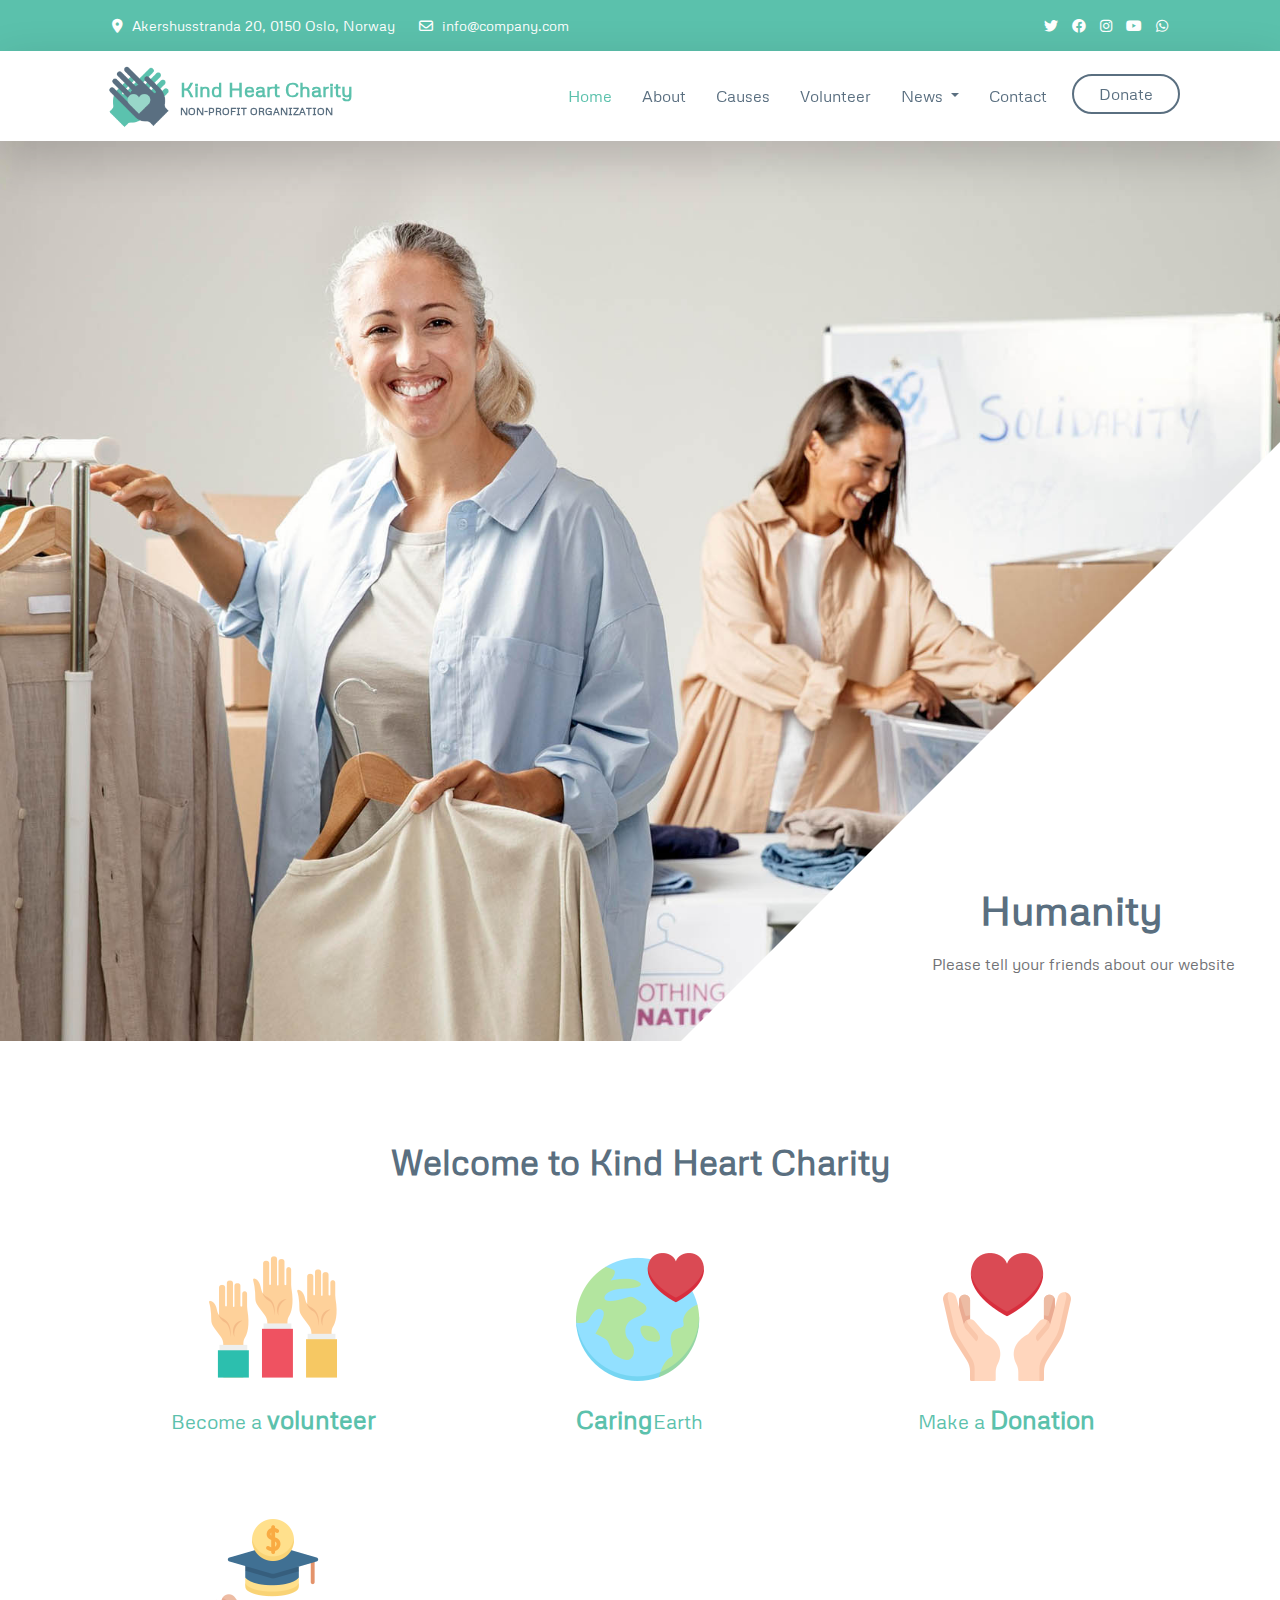
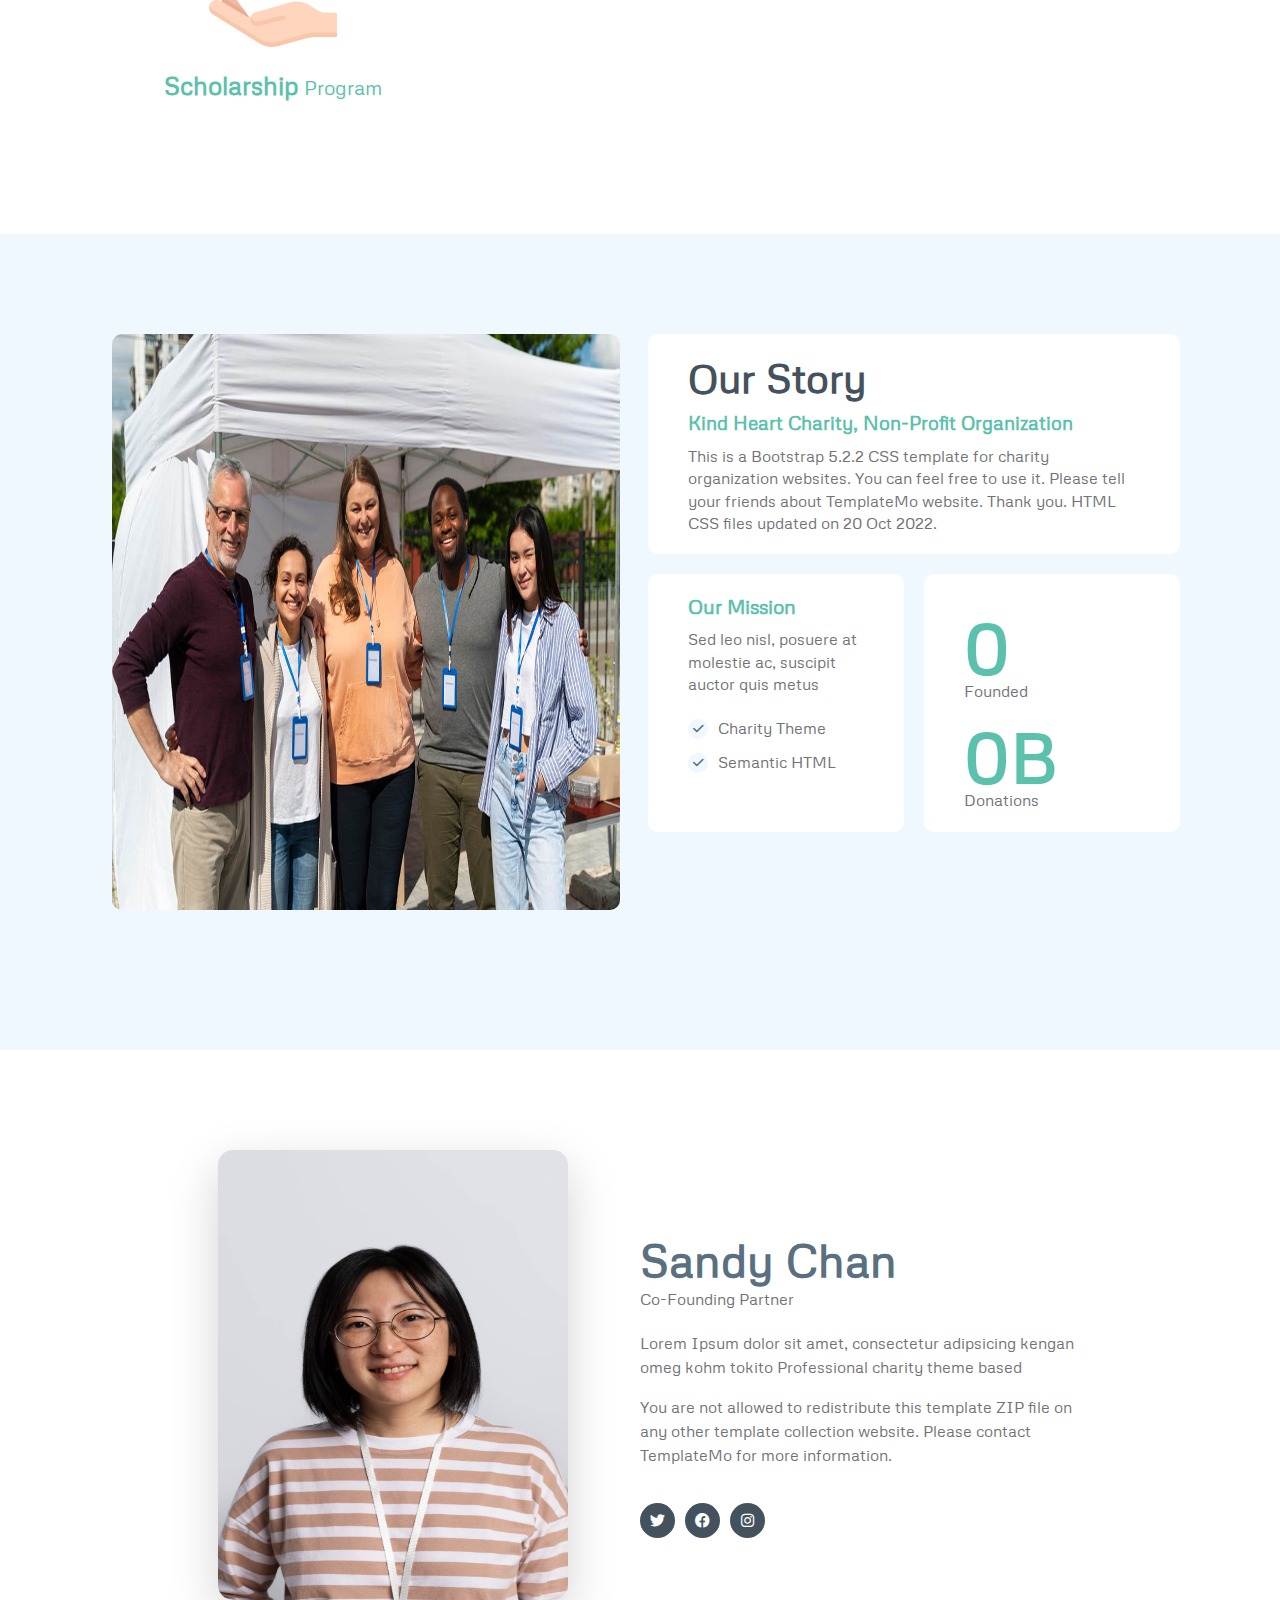
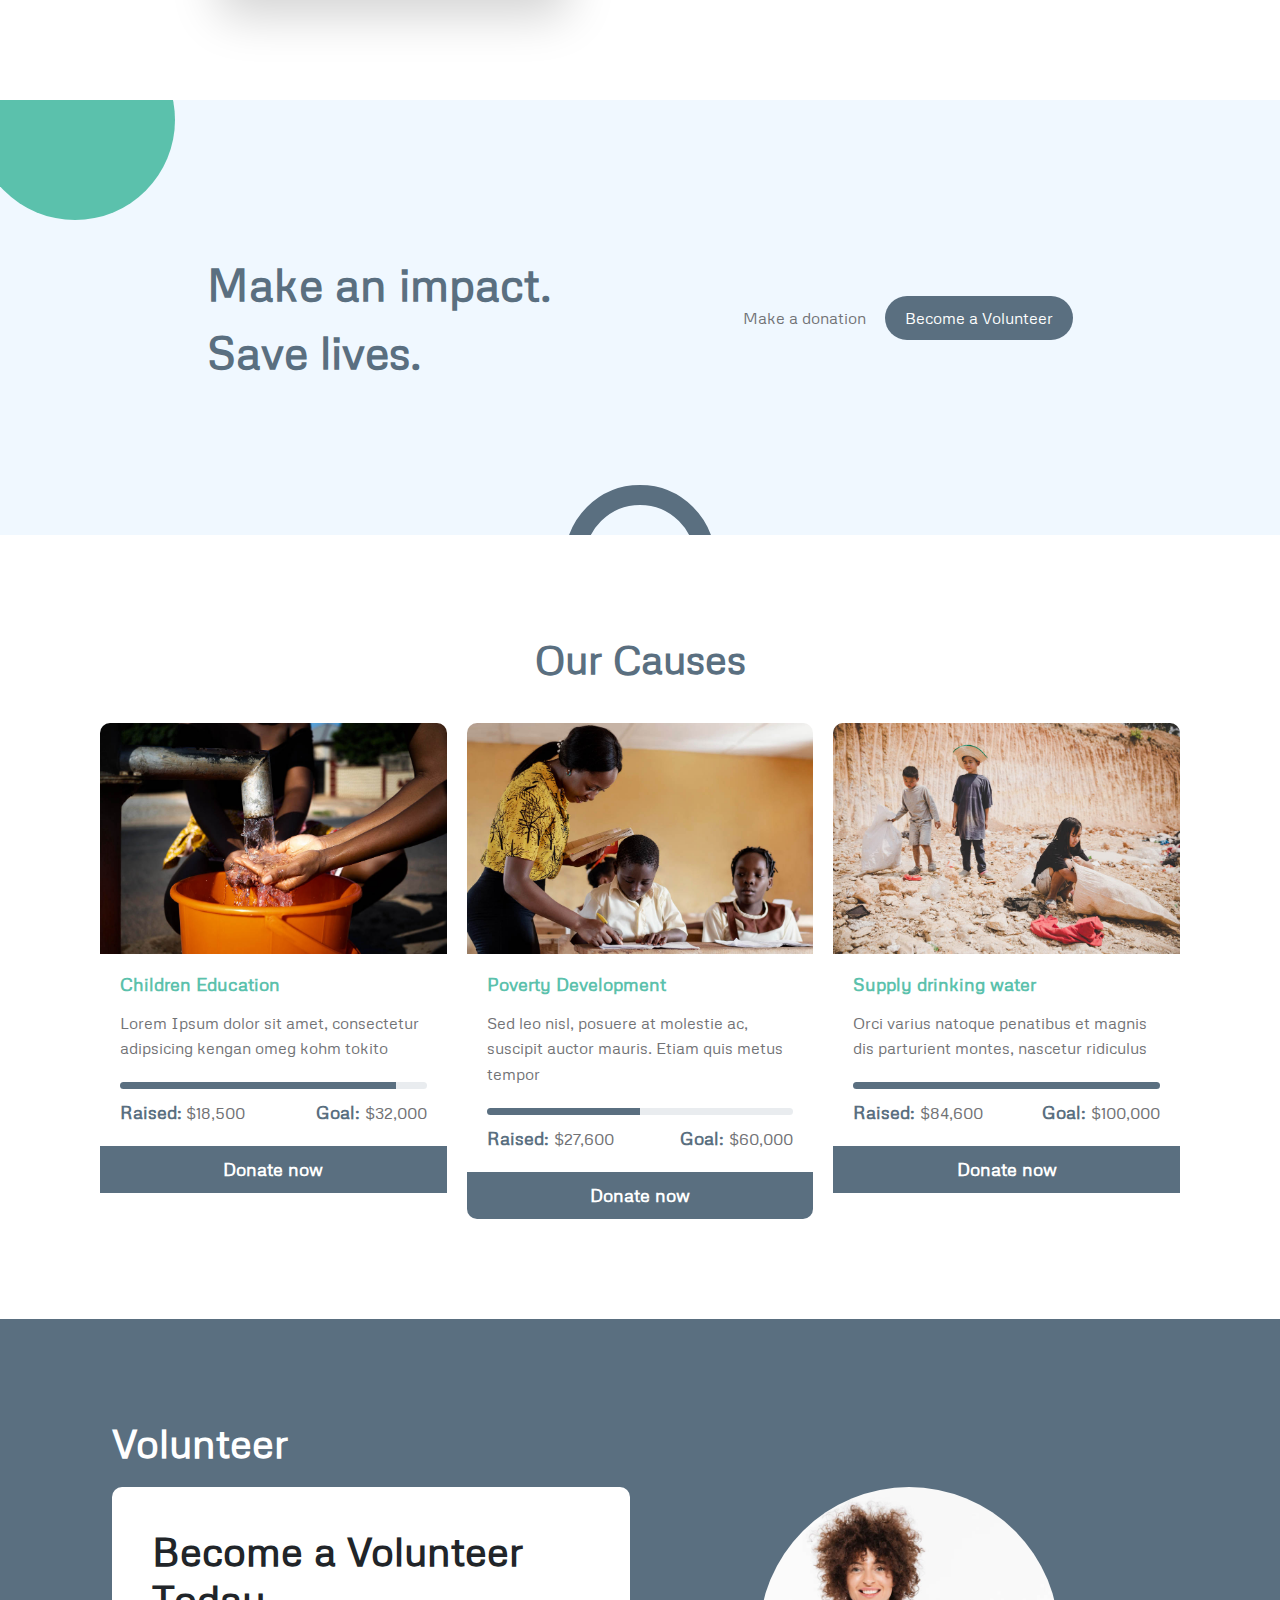
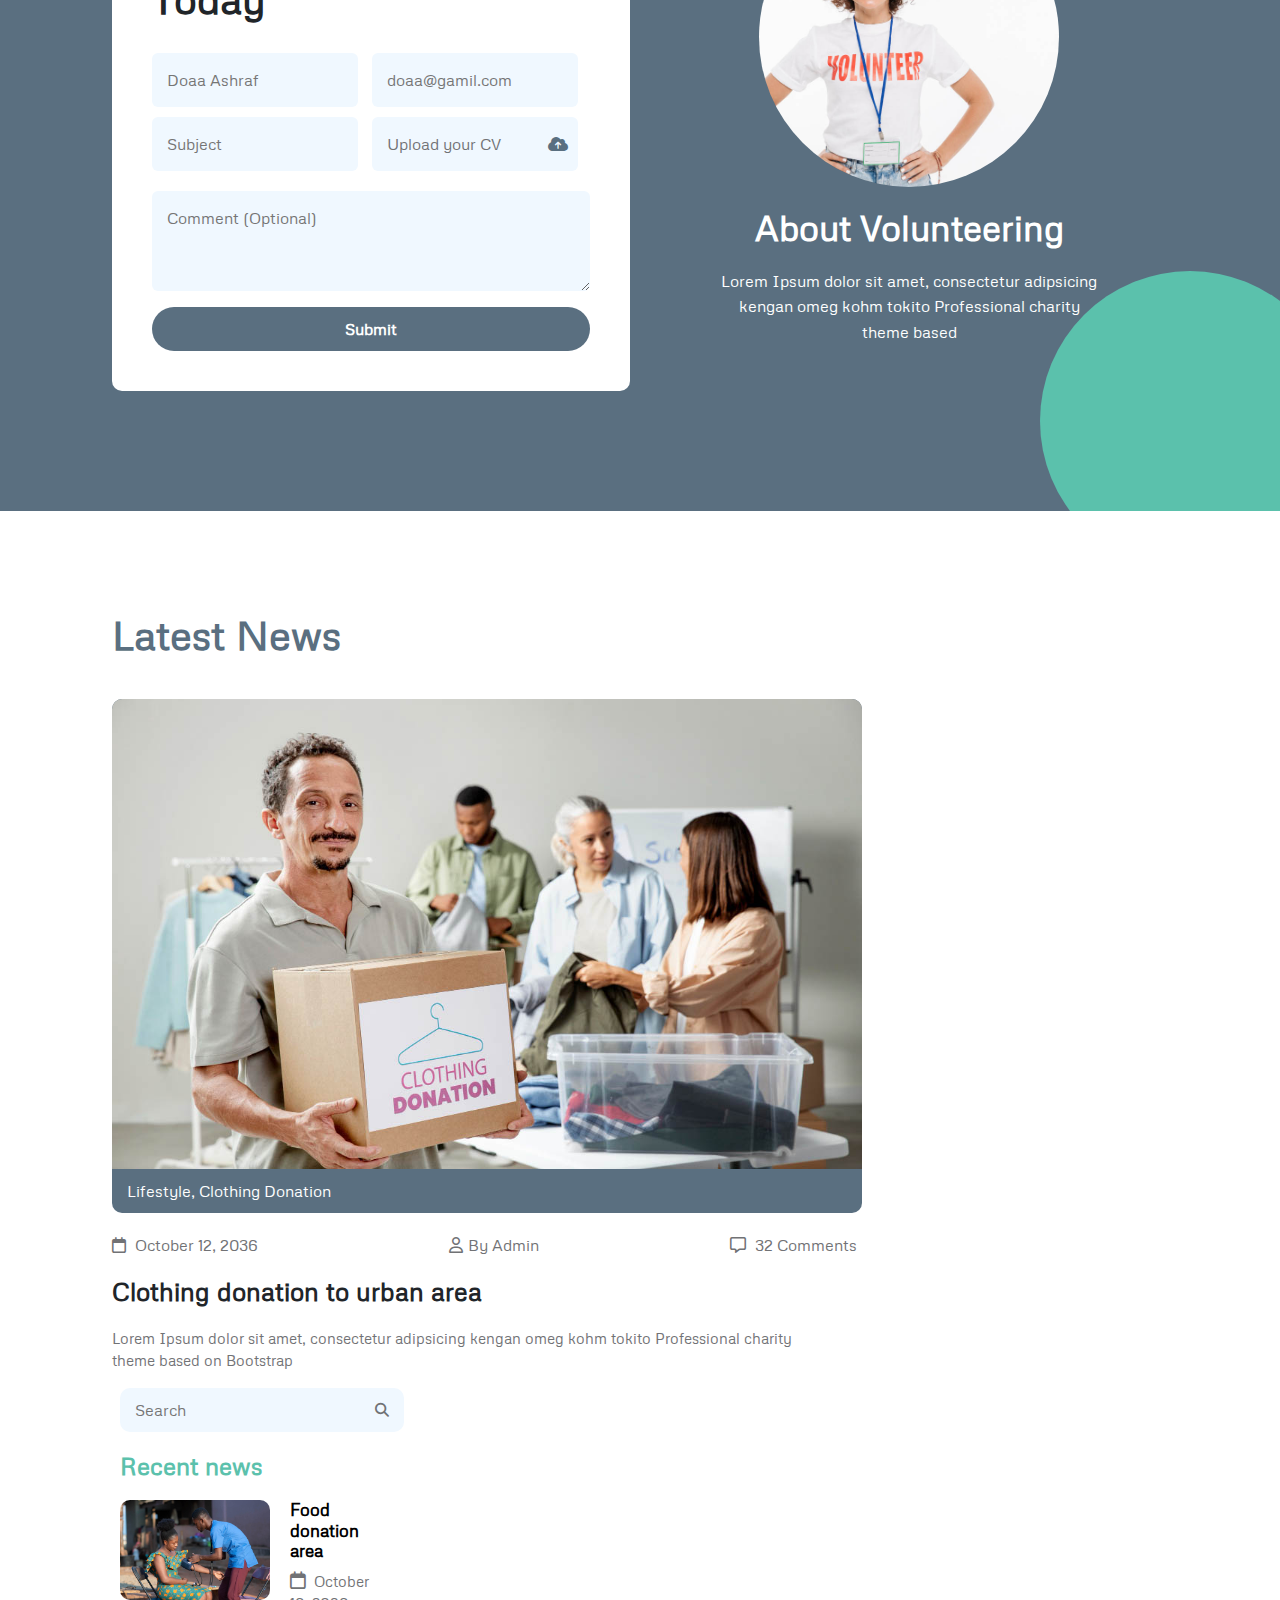
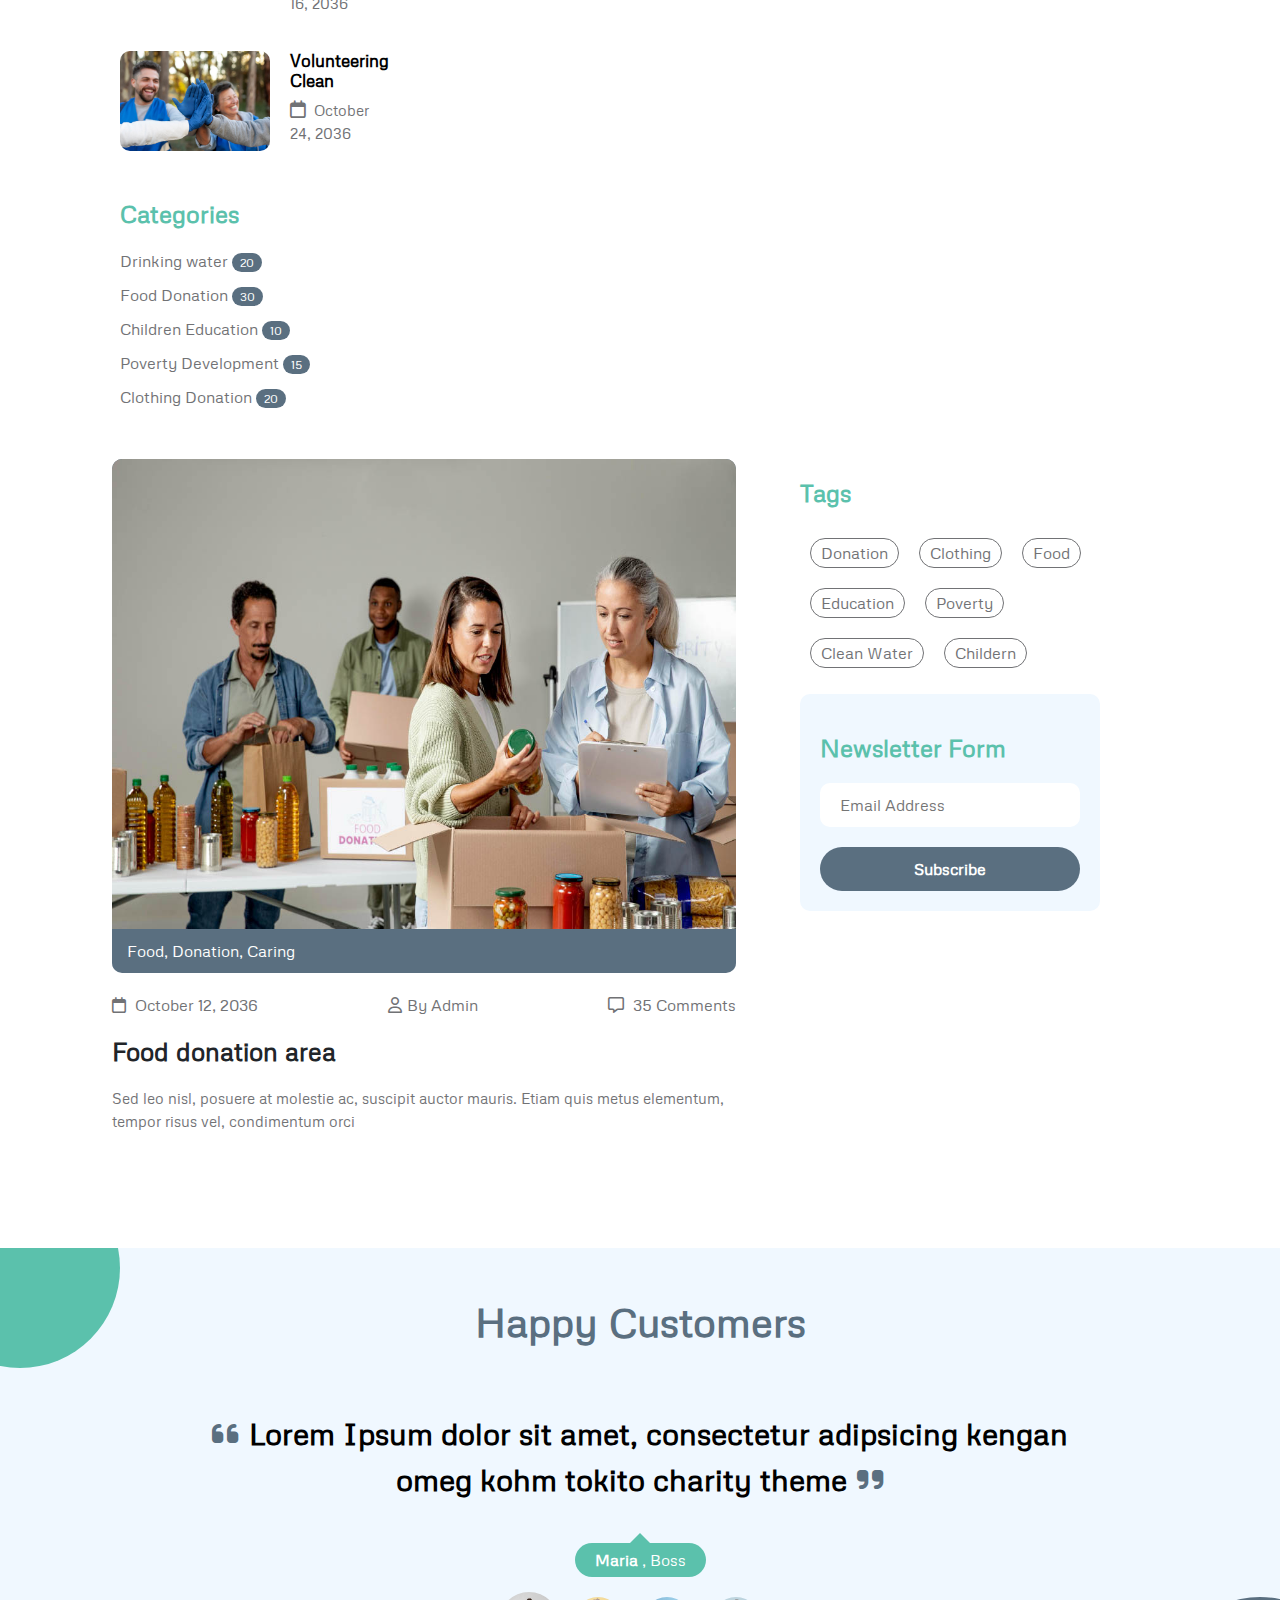
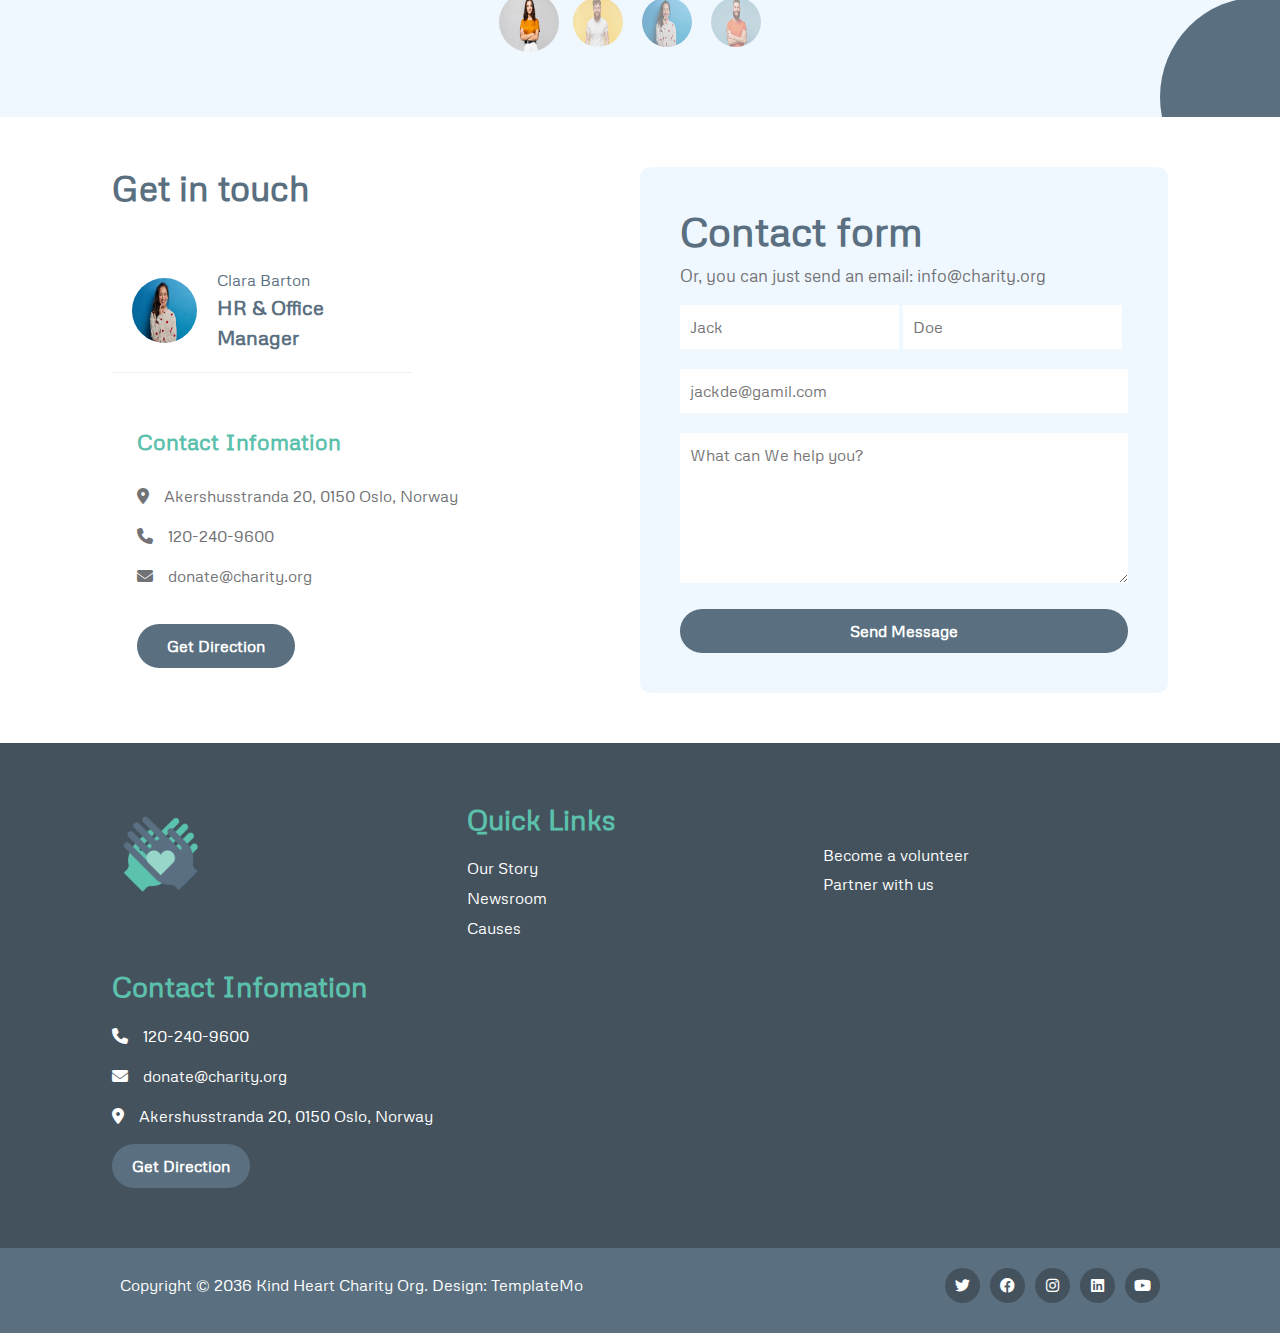
<file: index.html>
<!DOCTYPE html>
<html lang="en">
  <head>
    <meta charset="UTF-8" />
    <meta name="viewport" content="width=device-width, initial-scale=1.0" />
    <title>kind heart charity</title>
    <link rel="stylesheet" href="css/normalize.css" />
    <link rel="stylesheet" href="css/bootstrap.min.css" />
    <link rel="stylesheet" href="css/all.min.css" />

    <link rel="stylesheet" href="css/style.css" />
    <link rel="preconnect" href="https://fonts.googleapis.com" />
    <link rel="preconnect" href="https://fonts.gstatic.com" crossorigin />
    <link
      href="https://fonts.googleapis.com/css2?family=Metrophobic&family=Open+Sans:wght@300;400;500;600;700;800&family=Outfit:wght@300;400;500&display=swap"
      rel="stylesheet"
    />
  </head>
  <body>
    <div class="site-header">
      <div class="container">
        <div class="left">
          <span class="location">
            <i class="fa-solid fa-location-dot"></i> Akershusstranda 20, 0150
            Oslo, Norway
          </span>
          <span class="email">
            <i class="fa-regular fa-envelope"></i> info@company.com
          </span>
        </div>
        <span class="icons">
          <i class="fa-brands fa-twitter"></i>
          <i class="fa-brands fa-facebook"></i>
          <i class="fa-brands fa-instagram"></i>
          <i class="fa-brands fa-youtube"></i>
          <i class="fa-brands fa-whatsapp"></i>
        </span>
      </div>
    </div>
    <div class="nav">
      <div class="container">
        <div class="logo">
          <img src="images/logo.png" alt="" />
          <div class="info">
            Kind Heart Charity
            <div>NON-PROFIT ORGANIZATION</div>
          </div>
        </div>
        <div class="links-container">
          <ul class="links">
            <li class="active" data-section=".landing">
              <a href="#landing">Home</a>
            </li>
            <li data-section=".about"><a href="#about">About</a></li>
            <li data-section=".cuses"><a href="#cuses"> Causes</a></li>
            <li data-section=".volunteer_2">
              <a href="#volunteer_2">Volunteer</a>
            </li>

            <li class="dropdown-toggle new">
              News
              <ul class="dropdown-menu inner">
                <li><a href="newlisting.html">News Listing</a></li>
                <li><a href="newdetails.html">News Detail</a></li>
              </ul>
            </li>

            <li data-section=".contact"><a href="#contact">Contact</a></li>
            <button><a href="donate.html">Donate</a></button>
          </ul>
          <div class="toggle-menu">
            <span></span>
            <span></span>
            <span></span>
          </div>
        </div>
      </div>
    </div>
    <div class="landing" id="landing">
      <div class="icon-left">
        <i class="fa-solid fa-angle-left"></i>
      </div>
      <div class="icon-right">
        <i class="fa-solid fa-angle-right"></i>
      </div>
      <div class="content">
       <h1>Humanity</h1>
        <p>Please tell your friends about our website</p>
      </div>
    </div>

    <div class="Charity">
      <div class="container">
        <h2>Welcome to Kind Heart Charity</h2>
        <div class="row">
          <div class="col">
            <a href="donate.html"
              ><img src="images/icons/hands.png" alt="" />
              <div class="info">Become a <span>volunteer</span></div></a
            >
          </div>
          <div class="col">
            <a href="donate.html">
              <img src="images/icons/heart.png" alt="" />
              <div class="info"><span> Caring</span>Earth</div>
            </a>
          </div>
          <div class="col">
            <a href="donate.html"
              ><img src="images/icons/receive.png" alt="" />
              <div class="info">Make a <span>Donation</span></div></a
            >
          </div>
          <div class="col">
            <a
              href="donate.html
            "
              ><img src="images/icons/scholarship.png" alt="" />
              <div class="info"><span>Scholarship</span> Program</div></a
            >
          </div>
        </div>
      </div>
    </div>
    <div class="about" id="about">
      <div class="container">
        <div class="left">
          <img src="images/about.jpg" alt="" />
        </div>

        <div class="right">
          <div class="row row-1">
            <div class="col col_1">
              <h2>Our Story</h2>
              <h4>Kind Heart Charity, Non-Profit Organization</h4>
              <p>
                This is a Bootstrap 5.2.2 CSS template for charity organization
                websites. You can feel free to use it. Please tell your friends
                about TemplateMo website. Thank you. HTML CSS files updated on
                20 Oct 2022.
              </p>
            </div>
          </div>
          <div class="row row-2">
            <div class="col col_2">
              <h4>Our Mission</h4>
              <p>
                Sed leo nisl, posuere at molestie ac, suscipit auctor quis metus
              </p>
              <div class="finish">
                <div>Charity Theme</div>

                <div>Semantic HTML</div>
              </div>
            </div>
            <div class="col col_3">
              <div>
                <span data-goal="2009" class="increase">0</span>
                <span>Founded</span>
              </div>
              <div>
                <span data-goal="1200" class="increase">0</span
                ><span class="B">B</span>
                <span>Donations</span>
              </div>
            </div>
          </div>
        </div>
      </div>
    </div>
    <div class="volunteer">
      <div class="container">
        <div class="row">
          <div class="left col-sm-12 col-md-12 col-lg-6">
            <img src="images/volunteer.jpg" alt="" />
          </div>

          <div class="right col-md-12 col-lg-6">
            <div class="info">
              <h2>Sandy Chan</h2>
              <div class="description">Co-Founding Partner</div>
              <p>
                Lorem Ipsum dolor sit amet, consectetur adipsicing kengan omeg
                kohm tokito Professional charity theme based
              </p>
              <p>
                You are not allowed to redistribute this template ZIP file on
                any other template collection website. Please contact TemplateMo
                for more information.
              </p>
            </div>
            <div class="icons">
              <i class="fa-brands fa-twitter"></i>
              <i class="fa-brands fa-facebook"></i>
              <i class="fa-brands fa-instagram"></i>
            </div>
          </div>
        </div>
      </div>
    </div>
    <div class="become">
      <div class="container">
        <div class="head">
          <span>Make an impact.</span> <span>Save lives.</span>
        </div>
        <div class="info">
          <span> Make a donation </span>
          <button><a href="#volunteer_2">Become a Volunteer</a></button>
        </div>
      </div>
    </div>
    <div class="cuses" id="cuses">
      <div class="container">
        <h2>Our Causes</h2>
        <div class="row">
          <div class="col">
            <img
              src="images/causes/african-woman-pouring-water-recipient-outdoors.jpg"
              alt=""
            />
            <div class="content">
              <h4>Children Education</h4>
              <p>
                Lorem Ipsum dolor sit amet, consectetur adipsicing kengan omeg
                kohm tokito
              </p>
              <div class="progress">
                <div
                  class="progress-bar"
                  role="progressbar"
                  style="width: 90%; background-color: var(--secondary-color)"
                  aria-valuenow="75"
                  aria-valuemin="0"
                  aria-valuemax="100"
                ></div>
              </div>
              <div class="info">
                <div><span>Raised:</span> $18,500</div>
                <div><span>Goal: </span> $32,000</div>
              </div>
            </div>

            <button>
              <a href="donate.html">Donate now</a>
            </button>
          </div>

          <div class="col">
            <img
              src="images/causes/group-african-kids-paying-attention-class.jpg"
              alt=""
            />
            <div class="content">
              <h4>Poverty Development</h4>
              <p>
                Sed leo nisl, posuere at molestie ac, suscipit auctor mauris.
                Etiam quis metus tempor
              </p>
              <div class="progress">
                <div
                  class="progress-bar"
                  role="progressbar"
                  style="width: 50%; background-color: var(--secondary-color)"
                  aria-valuenow="75"
                  aria-valuemin="0"
                  aria-valuemax="100"
                ></div>
              </div>
              <div class="info">
                <div><span>Raised: </span> $27,600</div>
                <div><span>Goal: </span> $60,000</div>
              </div>
            </div>

            <button>
              <a href="donate.html">Donate now</a>
            </button>
          </div>

          <div class="col">
            <img
              src="images/causes/poor-child-landfill-looks-forward-with-hope.jpg"
              alt=""
            />
            <div class="content">
              <h4>Supply drinking water</h4>
              <p>
                Orci varius natoque penatibus et magnis dis parturient montes,
                nascetur ridiculus
              </p>
              <div class="progress">
                <div
                  class="progress-bar"
                  role="progressbar"
                  style="width: 100%; background-color: var(--secondary-color)"
                  aria-valuenow="75"
                  aria-valuemin="0"
                  aria-valuemax="100"
                ></div>
              </div>
              <div class="info">
                <div><span>Raised: </span>$84,600</div>
                <div><span>Goal: </span>$100,000</div>
              </div>
            </div>
            <button>
              <a href="donate.html">Donate now</a>
            </button>
          </div>
        </div>
      </div>
    </div>
    <div class="volunteer_2" id="volunteer_2">
      <div class="container">
        <h2>Volunteer</h2>

        <form action="#" class="left">
          <h3>Become a Volunteer Today</h3>
          <input type="text" placeholder="Doaa Ashraf" required />
          <input type="email" placeholder="doaa@gamil.com" />
          <input type="text" placeholder="Subject" />
          <label for="file">
            Upload your CV
            <input id="file" type="file" />
            <i class="fa-solid fa-cloud-arrow-up"></i>
          </label>
          <textarea
            placeholder="Comment (Optional)"
            name="Comment (Optional)"
          ></textarea>
          <input type="submit" value="Submit" />
        </form>
        <div class="right">
          <img
            src="images/smiling-casual-woman-dressed-volunteer-t-shirt-with-badge.jpg"
            alt=""
          />
          <div class="info">
            <h3>About Volunteering</h3>
            <p>
              Lorem Ipsum dolor sit amet, consectetur adipsicing kengan omeg
              kohm tokito Professional charity theme based
            </p>
          </div>
        </div>
      </div>
    </div>
    <div class="news" id="news">
      <div class="container">
        <h2>Latest News</h2>
        <div class="row top">
          <div class="left">
            <div class="image">
              <img
                src="images/news/medium-shot-volunteers-with-clothing-donations.jpg"
                alt=""
              />
              <div class="info">
                <span>Lifestyle, </span>
                <span>Clothing Donation</span>
              </div>
            </div>
            <div class="data">
              <div class="date">
                <span
                  ><i class="fa-regular fa-calendar"></i> October 12, 2036</span
                >

                <span><i class="fa-regular fa-user"></i>By Admin</span>

                <span> <i class="fa-regular fa-message"></i> 32 Comments</span>
              </div>
              <h4>Clothing donation to urban area</h4>
              <p class="description">
                Lorem Ipsum dolor sit amet, consectetur adipsicing kengan omeg
                kohm tokito Professional charity theme based on Bootstrap
              </p>
            </div>
          </div>
          <div class="right">
            <div class="search">
              <input type="search" placeholder="Search" />
              <i class="fa-solid fa-magnifying-glass"></i>
            </div>

            <div class="column">
              <div class="recent">
                <h4>Recent news</h4>
                <div class="new">
                  <img
                    src="images/news/africa-humanitarian-aid-doctor.jpg"
                    alt=""
                  />
                  <div class="info">
                    <h5>Food donation area</h5>
                    <p>
                      <i class="fa-regular fa-calendar"></i>October 16, 2036
                    </p>
                  </div>
                </div>
                <div class="new">
                  <img
                    src="images/news/close-up-happy-people-working-together.jpg"
                    alt=""
                  />
                  <div class="info">
                    <h5>Volunteering Clean</h5>
                    <p>
                      <i class="fa-regular fa-calendar"></i>October 24, 2036
                    </p>
                  </div>
                </div>
              </div>

              <div class="categories">
                <h4>Categories</h4>
                <ul>
                  <li>
                    <a href="#">Drinking water <span>20</span></a>
                  </li>
                  <li>
                    <a href="#"> Food Donation <span>30</span></a>
                  </li>
                  <li>
                    <a href="#"> Children Education <span>10</span></a>
                  </li>
                  <li>
                    <a href="#"> Poverty Development <span>15</span></a>
                  </li>
                  <li>
                    <a href="#"> Clothing Donation <span>20</span></a>
                  </li>
                </ul>
              </div>
            </div>
          </div>
        </div>
        <div class="row bottom">
          <div class="left">
            <div class="image">
              <img
                src="images/news/medium-shot-people-collecting-foodstuff.jpg"
                alt=""
              />
              <div class="info">
                <span>Food, </span>
                <span>Donation, </span>
                <span>Caring</span>
              </div>
            </div>
            <div class="data">
              <div class="date">
                <span
                  ><i class="fa-regular fa-calendar"></i> October 12, 2036</span
                >

                <span><i class="fa-regular fa-user"></i>By Admin</span>

                <span> <i class="fa-regular fa-message"></i> 35 Comments</span>
              </div>
              <h4>Food donation area</h4>
              <p class="description">
                Sed leo nisl, posuere at molestie ac, suscipit auctor mauris.
                Etiam quis metus elementum, tempor risus vel, condimentum orci
              </p>
            </div>
          </div>
          <div class="right">
            <h4>Tags</h4>
            <div class="tag">
              <ul>
                <li><a href="#">Donation</a></li>
                <li><a href="#"> Clothing </a></li>
                <li><a href="#"> Food</a></li>
                <li><a href="#"> Education</a></li>
                <li><a href="#"> Poverty</a></li>
                <li><a href="#"> Clean Water</a></li>

                <li><a href="#"> Childern</a></li>
              </ul>

              <form action="#">
                <h4>Newsletter Form</h4>
                <input type="email" placeholder="Email Address" />
                <input type="submit" value="Subscribe" />
              </form>
            </div>
          </div>
        </div>
      </div>
    </div>
    <div class="happy">
      <h2>Happy Customers</h2>
      <div class="container">
        <q class="text opinion"
          >Lorem Ipsum dolor sit amet, consectetur adipsicing kengan omeg kohm
          tokito charity theme</q
        >
        <div>
          <span class="fn">Maria</span>
          <span class="ls">, Boss</span>
        </div>

        <div class="imgs">
          <img
            class="active"
            src="images/avatar/woman-1.jpg"
            alt=""
          />

          <img
            src="images/avatar/man1.jpg"
            alt=""
          />

          <img
            src="images/avatar/woman-2.jpg"
            alt=""
          />
          <img
            src="images/avatar/man2.jpg"
            alt=""
          />
        </div>
      </div>
    </div>
    <div class="contact" id="contact">
      <div class="container">
        <div class="left">
          <h2>Get in touch</h2>
          <div class="top">
            <div class="data">
              <img
                src="images/avatar/woman-2.jpg"
                alt=""
              />
              <div class="info">
                <div class="name">Clara Barton</div>
                <div class="jop">HR & Office Manager</div>
              </div>
            </div>
          </div>
          <div class="bottom">
            <h3>Contact Infomation</h3>
            <div class="content">
              <div class="location">
                <i class="fa-solid fa-location-dot"></i>
                <p>Akershusstranda 20, 0150 Oslo, Norway</p>
              </div>
              <div class="phone">
                <i class="fa-solid fa-phone"></i>
                <p>120-240-9600</p>
              </div>
              <div class="mail">
                <i class="fa-solid fa-envelope"></i>
                <p>donate@charity.org</p>
              </div>
            </div>
            <button><a href="#">Get Direction</a></button>
          </div>
        </div>
        <div class="right">
          <form action="#">
            <h2>Contact form</h2>
            <p>Or, you can just send an email: info@charity.org</p>
            <div class="inputs">
              <input
                type="text"
                class="first-name"
                placeholder="Jack"
                required
              />
              <input type="text" class="last-name" placeholder="Doe" required />
              <input type="email" placeholder="jackde@gamil.com" required />
              <textarea placeholder="What can We help you?"></textarea>
              <input type="submit" value="Send Message" />
            </div>
          </form>
        </div>
      </div>
    </div>
    <footer>
      <div class="container">
        <div class="boxs">
          <div class="box1">
            <img src="images/logo.png" alt="" />
          </div>
          <div class="box2">
            <h3>Quick Links</h3>
            <ul>
              <li><a href="#">Our Story</a></li>
              <li><a href="#">Newsroom</a></li>
              <li><a href="#">Causes</a></li>
            </ul>
          </div>
          <div class="box3">
            <p>Become a volunteer</p>
            <p>Partner with us</p>
          </div>
          <div class="box4">
            <h3>Contact Infomation</h3>
            <div class="phone">
              <i class="fa-solid fa-phone"></i>
              <p>120-240-9600</p>
            </div>
            <div class="mail">
              <i class="fa-solid fa-envelope"></i>
              <p>donate@charity.org</p>
            </div>
            <div class="location">
              <i class="fa-solid fa-location-dot"></i>
              <p>Akershusstranda 20, 0150 Oslo, Norway</p>
            </div>
            <button><a href="#">Get Direction</a></button>
          </div>
        </div>
      </div>
    </footer>
    <div class="foot">
      <div class="container">
        <p>
          Copyright &copy; 2036 Kind Heart Charity Org. Design:
          <span>TemplateMo</span>
        </p>
        <div class="icons">
          <div><i class="fa-brands fa-twitter"></i></div>
          <div><i class="fa-brands fa-facebook"></i></div>
          <div><i class="fa-brands fa-instagram"></i></div>
          <div><i class="fa-brands fa-linkedin"></i></div>
          <div><i class="fa-brands fa-youtube"></i></div>
        </div>
      </div>
    </div>

    <script src="js/main.js"></script>
  </body>
</html>
</file>
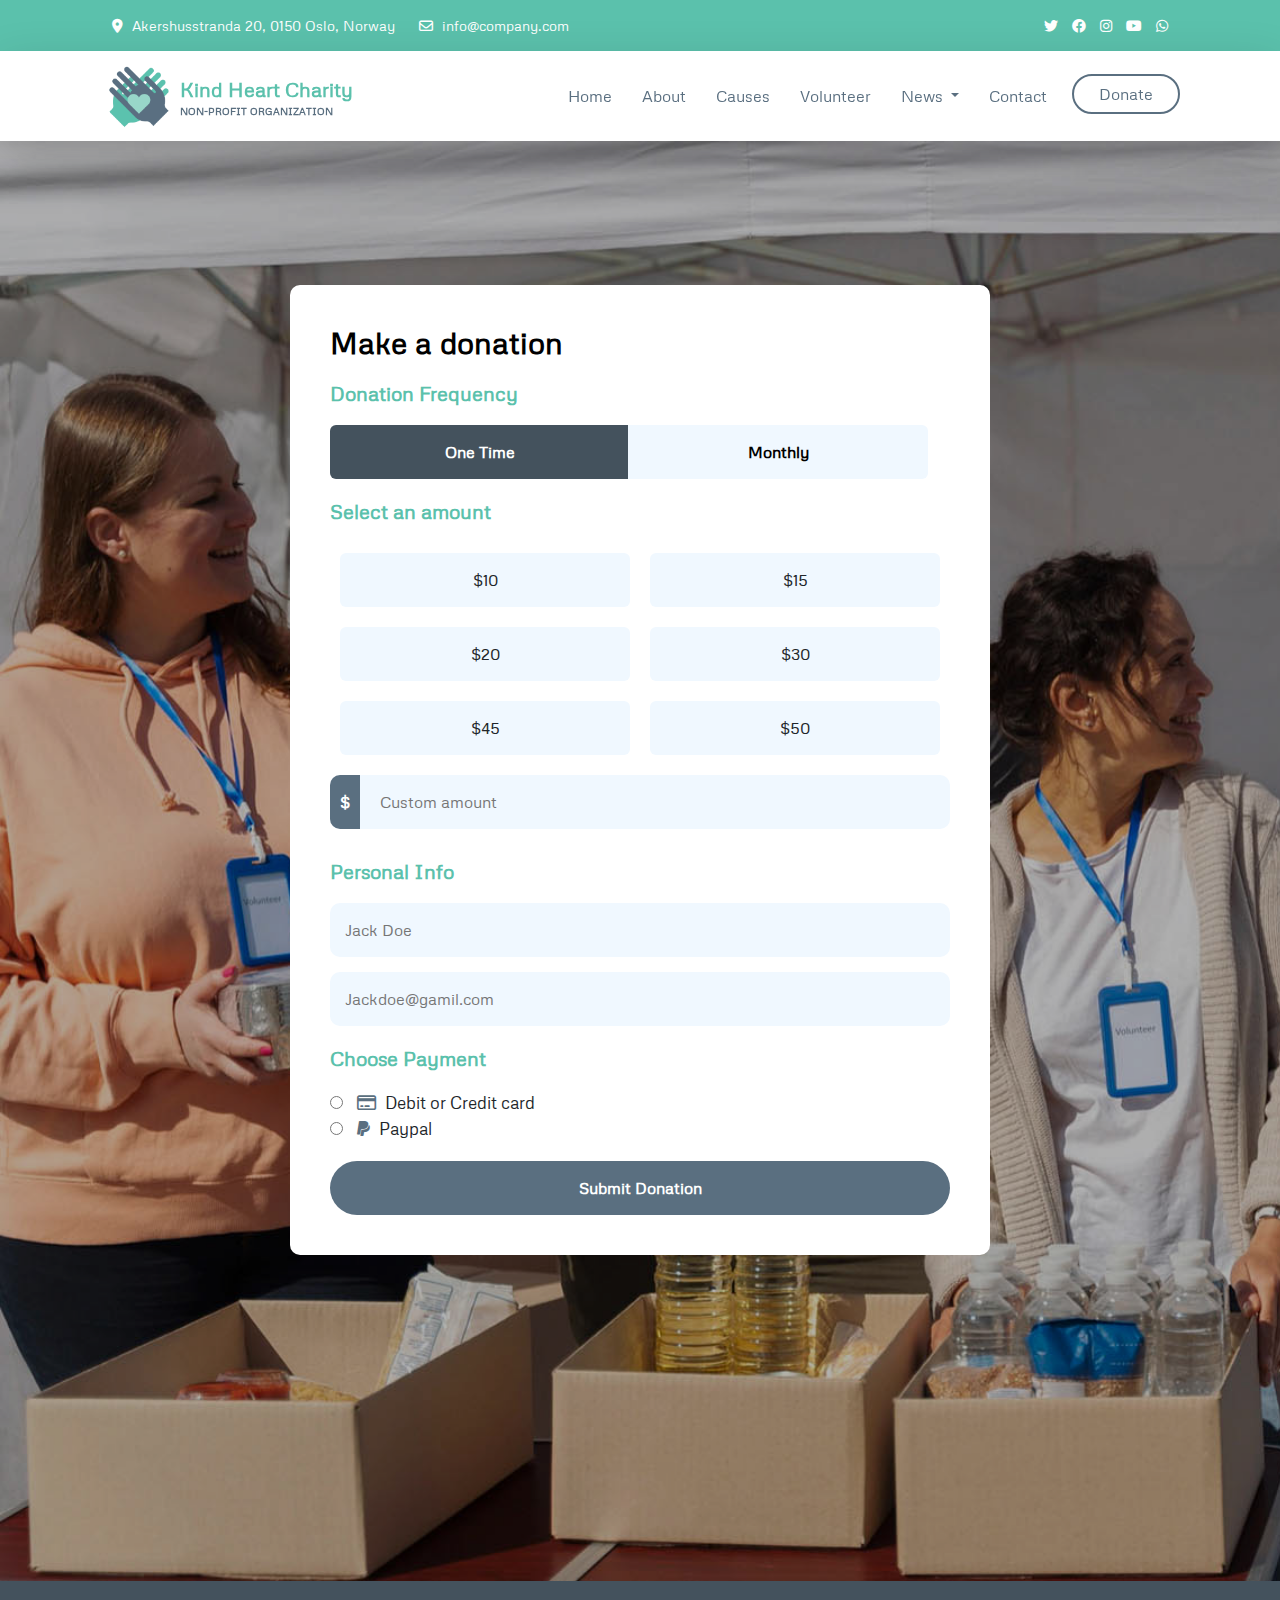
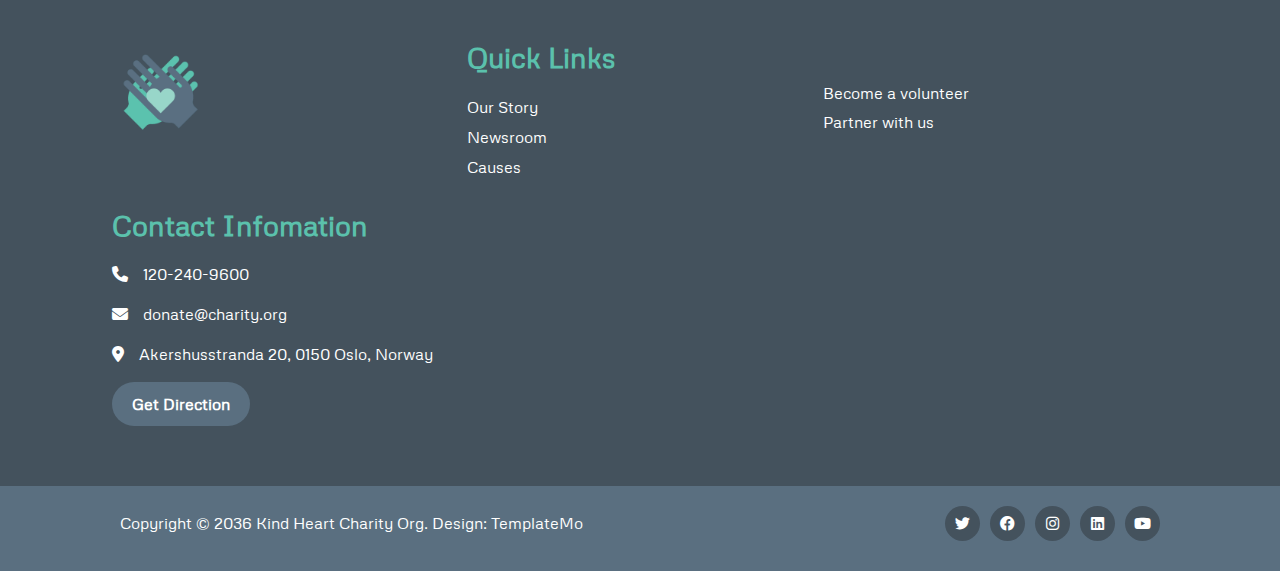
<file: donate.html>
<!DOCTYPE html>
<html lang="en">
  <head>
    <meta charset="UTF-8" />
    <meta name="viewport" content="width=device-width, initial-scale=1.0" />
    <title>kind heart charity</title>
    <link rel="stylesheet" href="css/all.min.css" />
    <link rel="stylesheet" href="css/normalize.css" />
    <link rel="stylesheet" href="css/bootstrap.min.css" />
    <link rel="stylesheet" href="css/style.css" />
    <link rel="preconnect" href="https://fonts.googleapis.com" />
    <link rel="preconnect" href="https://fonts.gstatic.com" crossorigin />
    <link
      href="https://fonts.googleapis.com/css2?family=Metrophobic&family=Open+Sans:wght@300;400;500;600;700;800&family=Outfit:wght@300;400;500&display=swap"
      rel="stylesheet"
    />
  </head>
  <body>
    <!DOCTYPE html>
    <html lang="en">
      <head>
        <meta charset="UTF-8" />
        <meta name="viewport" content="width=device-width, initial-scale=1.0" />
        <title>kind heart charity</title>
        <link rel="stylesheet" href="css/normalize.css" />
        <link rel="stylesheet" href="css/bootstrap.min.css" />
        <link rel="stylesheet" href="css/all.min.css" />

        <link rel="stylesheet" href="css/style.css" />
        <link rel="preconnect" href="https://fonts.googleapis.com" />
        <link rel="preconnect" href="https://fonts.gstatic.com" crossorigin />
        <link
          href="https://fonts.googleapis.com/css2?family=Metrophobic&family=Open+Sans:wght@300;400;500;600;700;800&family=Outfit:wght@300;400;500&display=swap"
          rel="stylesheet"
        />
      </head>
      <body>
        <div class="site-header">
          <div class="container">
            <div class="left">
              <span class="location">
                <i class="fa-solid fa-location-dot"></i> Akershusstranda 20,
                0150 Oslo, Norway
              </span>
              <span class="email">
                <i class="fa-regular fa-envelope"></i> info@company.com
              </span>
            </div>
            <span class="icons">
              <i class="fa-brands fa-twitter"></i>
              <i class="fa-brands fa-facebook"></i>
              <i class="fa-brands fa-instagram"></i>
              <i class="fa-brands fa-youtube"></i>
              <i class="fa-brands fa-whatsapp"></i>
            </span>
          </div>
        </div>
        <div class="nav">
          <div class="container">
            <div class="logo">
              <img src="images/logo.png" alt="" />
              <div class="info">
                Kind Heart Charity
                <div>NON-PROFIT ORGANIZATION</div>
              </div>
            </div>
            <div class="links-container">
              <ul class="links">
                <li><a href="index.html#landing">Home</a></li>
                <li><a href="index.html#about">About</a></li>
                <li><a href="index.html#causes"> Causes</a></li>
                <li><a href="index.html#volunteer_2">Volunteer</a></li>

                <li class="dropdown-toggle new">
                  News
                  <ul class="dropdown-menu inner">
                    <li><a href="newlisting.html">News Listing</a></li>
                    <li><a href="newdetails.html">News Detail</a></li>
                  </ul>
                </li>

                <li><a href="index.html#contact">Contact</a></li>
                <button><a href="donate.html">Donate</a></button>
              </ul>
              <div class="toggle-menu">
                <span></span>
                <span></span>
                <span></span>
              </div>
            </div>
          </div>
        </div>

        <div class="donate">
          <div class="container">
            <div class="content">
              <h3>Make a donation</h3>
              <div class="frequency">
                <h4>Donation Frequency</h4>
                <span class="active">One Time</span>
                <span>Monthly</span>
              </div>
              <div class="amount">
                <h4>Select an amount</h4>
                <div class="spans">
                  <span>$10</span>
                  <span>$15</span>
                  <span>$20</span>
                  <span>$30</span>
                  <span>$45</span>
                  <span>$50</span>
                </div>
                <div class="custom">
                  <span>$</span>
                  <input type="text" placeholder="Custom amount" />
                </div>
              </div>
              <form action="#">
                <div class="info">
                  <h4>Personal Info</h4>
                  <input type="text" placeholder="Jack Doe" required />
                  <input
                    type="email"
                    placeholder="Jackdoe@gamil.com"
                    required
                  />
                </div>
                <div class="Payment">
                  <h4>Choose Payment</h4>
                  <div>
                    <input type="radio" name="Choose" id="one" />
                    <label for="one">
                      <i class="fa-regular fa-credit-card"></i>
                      Debit or Credit card
                    </label>
                  </div>
                  <div>
                    <input type="radio" name="Choose" id="two" />
                    <label for="two">
                      <i class="fa-brands fa-paypal"></i>
                      Paypal
                    </label>
                  </div>
                </div>
                <input type="submit" value="Submit Donation" />
              </form>
            </div>
          </div>
        </div>
        <footer>
          <div class="container">
            <div class="boxs">
              <div class="box1">
                <img src="images/logo.png" alt="" />
              </div>
              <div class="box2">
                <h3>Quick Links</h3>
                <ul>
                  <li><a href="#">Our Story</a></li>
                  <li><a href="#">Newsroom</a></li>
                  <li><a href="#">Causes</a></li>
                </ul>
              </div>
              <div class="box3">
                <p>Become a volunteer</p>
                <p>Partner with us</p>
              </div>
              <div class="box4">
                <h3>Contact Infomation</h3>
                <div class="phone">
                  <i class="fa-solid fa-phone"></i>
                  <p>120-240-9600</p>
                </div>
                <div class="mail">
                  <i class="fa-solid fa-envelope"></i>
                  <p>donate@charity.org</p>
                </div>
                <div class="location">
                  <i class="fa-solid fa-location-dot"></i>
                  <p>Akershusstranda 20, 0150 Oslo, Norway</p>
                </div>
                <button><a href="#">Get Direction</a></button>
              </div>
            </div>
          </div>
        </footer>
        <div class="foot">
          <div class="container">
            <p>
              Copyright &copy; 2036 Kind Heart Charity Org. Design:
              <span> TemplateMo</span>
            </p>
            <div class="icons">
              <div><i class="fa-brands fa-twitter"></i></div>
              <div><i class="fa-brands fa-facebook"></i></div>
              <div><i class="fa-brands fa-instagram"></i></div>
              <div><i class="fa-brands fa-linkedin"></i></div>
              <div><i class="fa-brands fa-youtube"></i></div>
            </div>
          </div>
        </div>
        <script src="js/donate.js"></script>
      </body>
    </html>

    <script src="js/main.js"></script>
  </body>
</html>
</file>
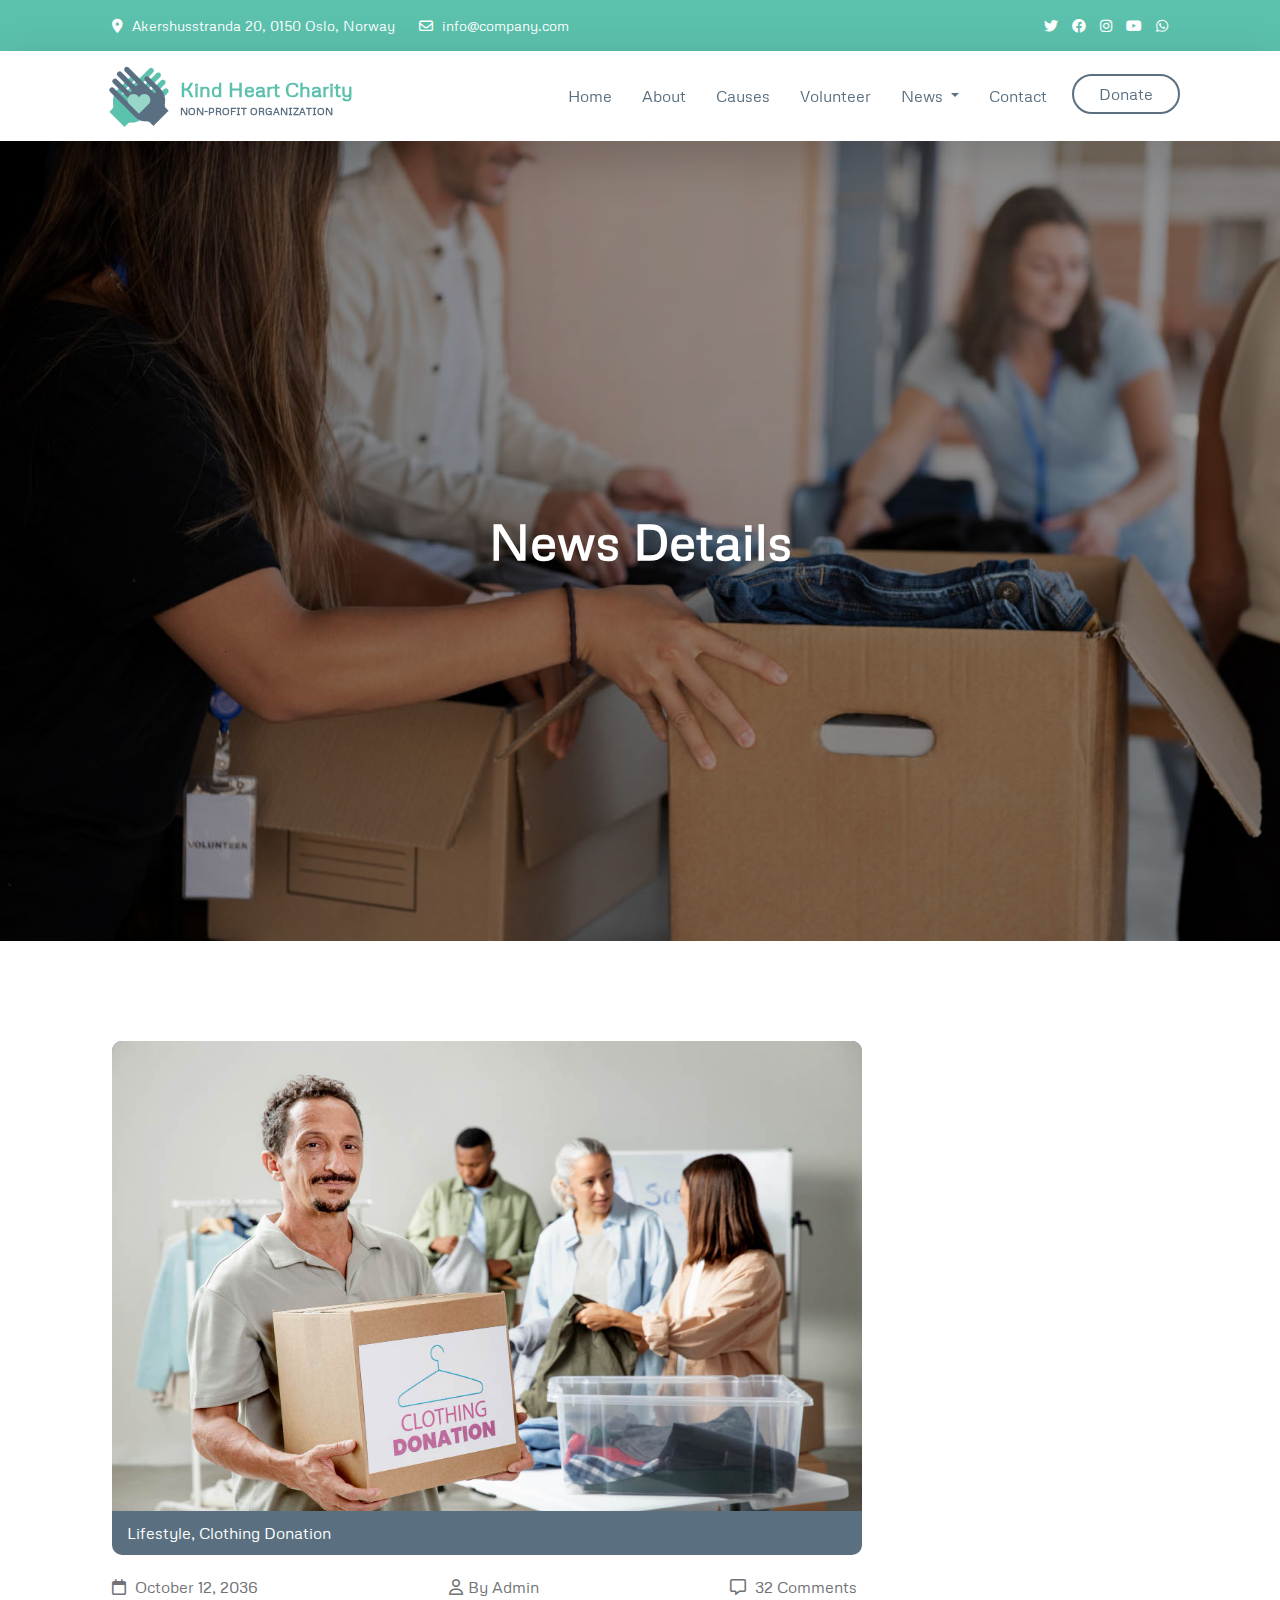
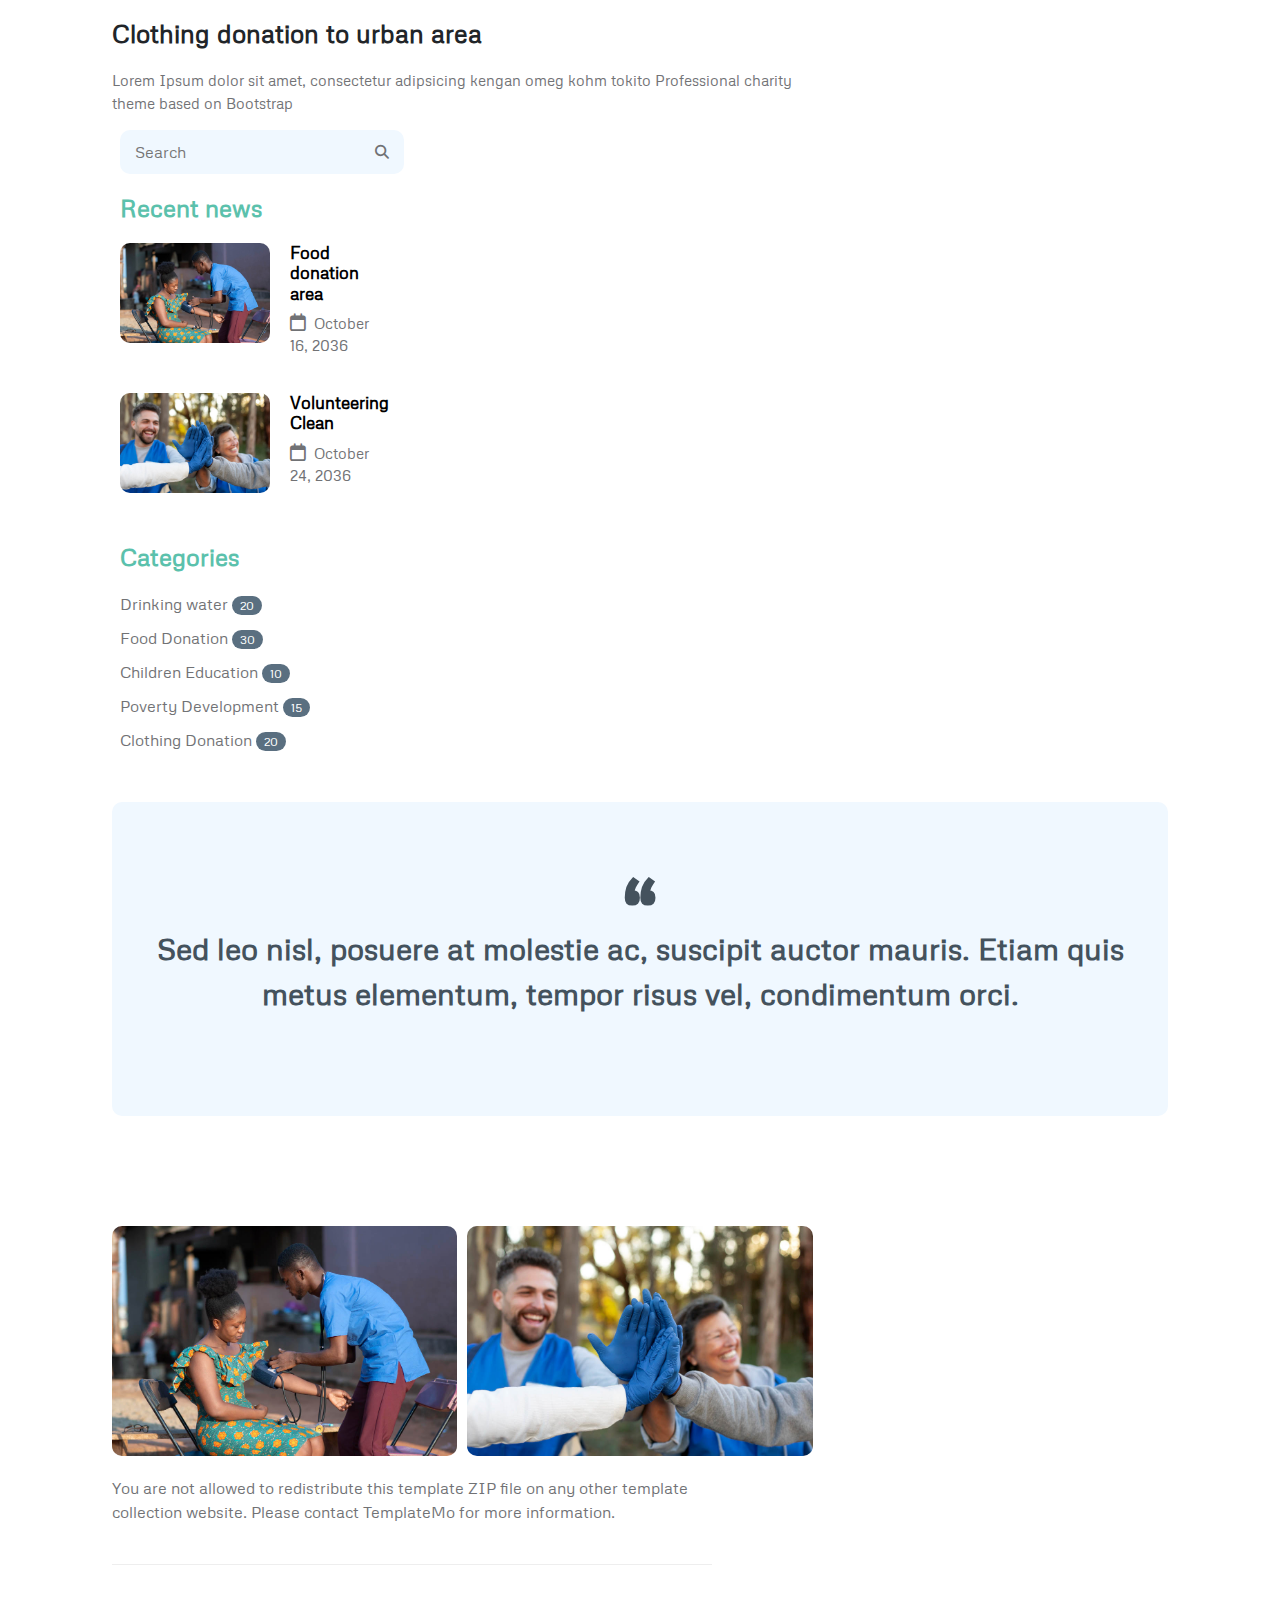
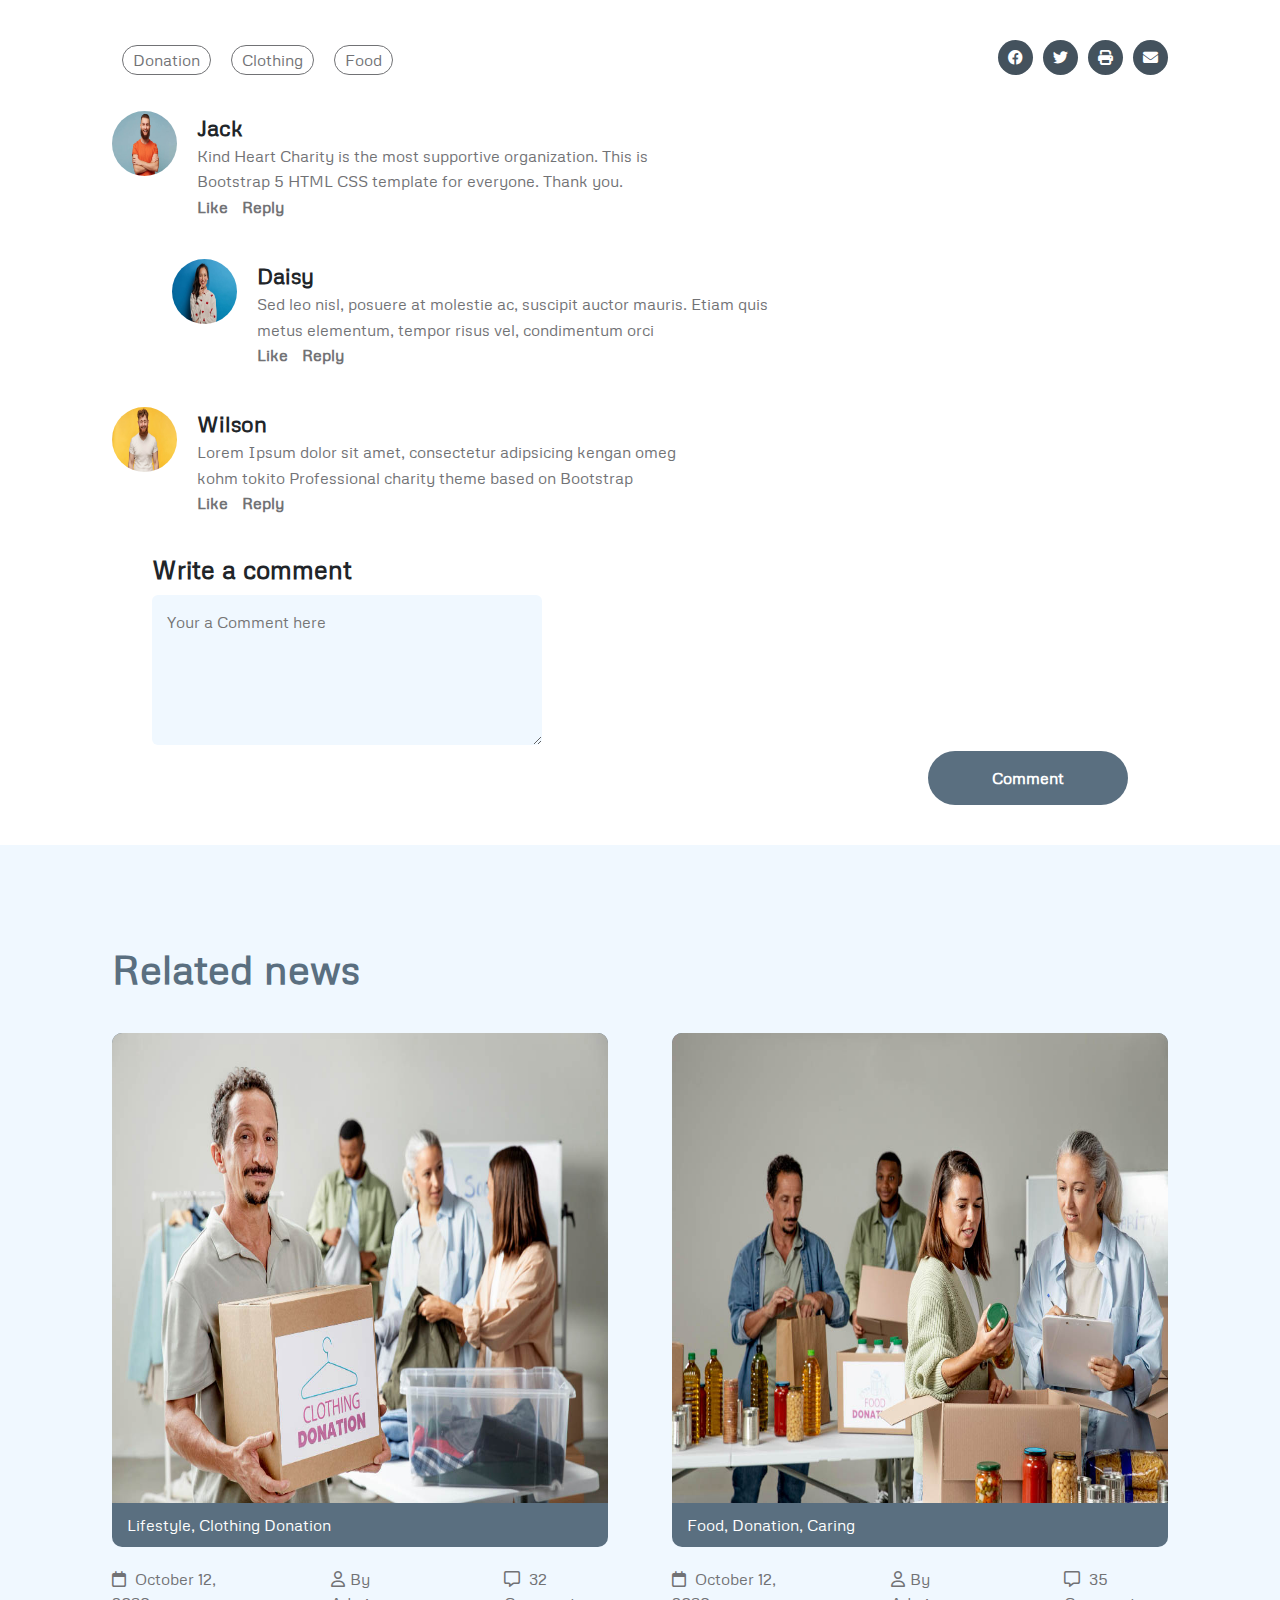
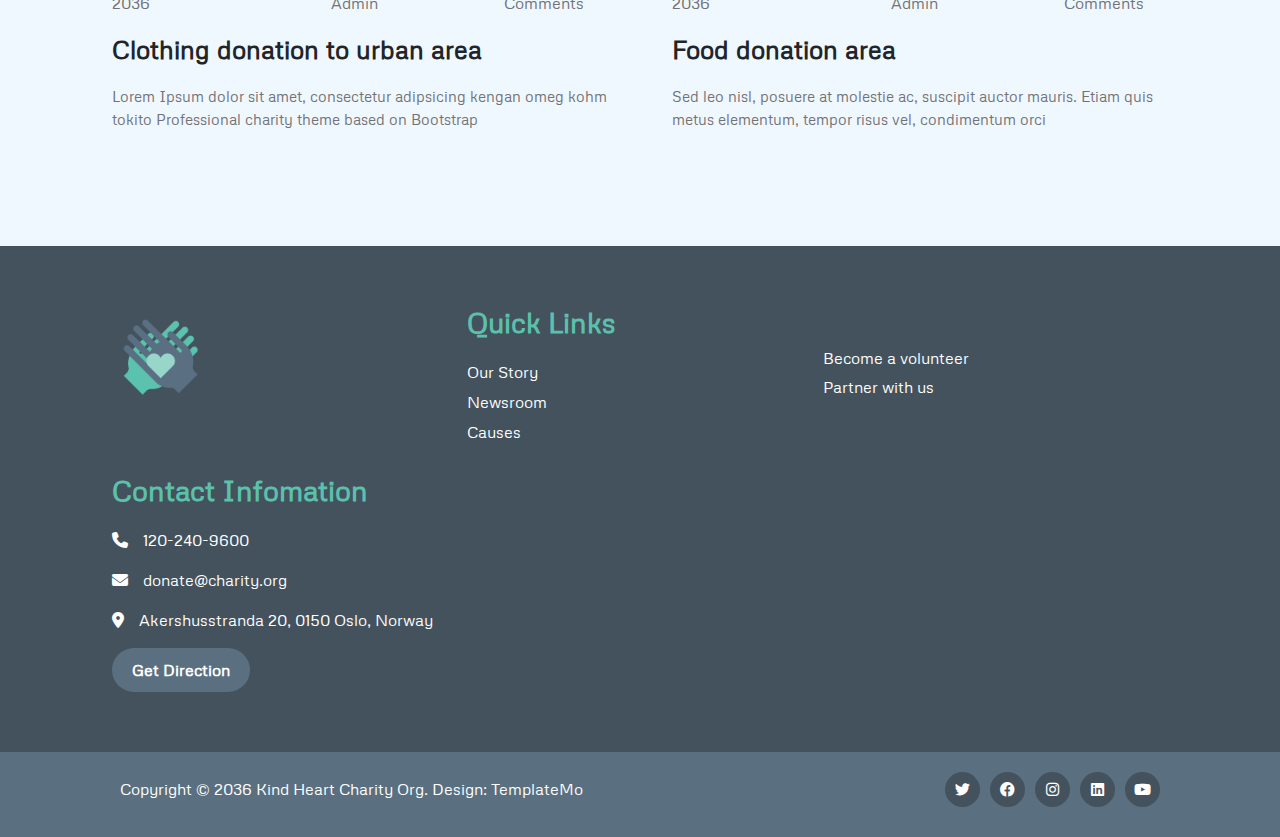
<file: newdetails.html>
<!DOCTYPE html>
<html lang="en">
  <head>
    <meta charset="UTF-8" />
    <meta name="viewport" content="width=device-width, initial-scale=1.0" />
    <title>kind heart charity</title>
    <link rel="stylesheet" href="css/normalize.css" />
    <link rel="stylesheet" href="css/bootstrap.min.css" />
    <link rel="stylesheet" href="css/all.min.css" />

    <link rel="stylesheet" href="css/style.css" />
    <link rel="preconnect" href="https://fonts.googleapis.com" />
    <link rel="preconnect" href="https://fonts.gstatic.com" crossorigin />
    <link
      href="https://fonts.googleapis.com/css2?family=Metrophobic&family=Open+Sans:wght@300;400;500;600;700;800&family=Outfit:wght@300;400;500&display=swap"
      rel="stylesheet"
    />
  </head>
  <body>
    <div class="site-header">
      <div class="container">
        <div class="left">
          <span class="location">
            <i class="fa-solid fa-location-dot"></i> Akershusstranda 20, 0150
            Oslo, Norway
          </span>
          <span class="email">
            <i class="fa-regular fa-envelope"></i> info@company.com
          </span>
        </div>
        <span class="icons">
          <i class="fa-brands fa-twitter"></i>
          <i class="fa-brands fa-facebook"></i>
          <i class="fa-brands fa-instagram"></i>
          <i class="fa-brands fa-youtube"></i>
          <i class="fa-brands fa-whatsapp"></i>
        </span>
      </div>
    </div>
    <div class="nav">
      <div class="container">
        <div class="logo">
          <img src="images/logo.png" alt="" />
          <div class="info">
            Kind Heart Charity
            <div>NON-PROFIT ORGANIZATION</div>
          </div>
        </div>
        <div class="links-container">
          <ul class="links">
            <li><a href="index.html#landing">Home</a></li>
            <li><a href="index.html#about">About</a></li>
            <li><a href="index.html#causes"> Causes</a></li>
            <li><a href="index.html#volunteer_2">Volunteer</a></li>

            <li class="dropdown-toggle new">
              News
              <ul class="dropdown-menu inner">
                <li><a href="newlisting.html">News Listing</a></li>
                <li class="active">
                  <a href="newdetails.html">News Detail</a>
                </li>
              </ul>
            </li>

            <li><a href="index.html#contact">Contact</a></li>
            <button><a href="donate.html">Donate</a></button>
          </ul>
          <div class="toggle-menu">
            <span></span>
            <span></span>
            <span></span>
          </div>
        </div>
      </div>
    </div>

    <div class="new-details">
      <div class="details-heading">
        <h1>News Details</h1>
      </div>
      <div class="news">
        <div class="container">
          <div class="row top">
            <div class="left">
              <div class="image">
                <img
                  src="images/news/medium-shot-volunteers-with-clothing-donations.jpg"
                  alt=""
                />
                <div class="info">
                  <span>Lifestyle, </span>
                  <span>Clothing Donation</span>
                </div>
              </div>
              <div class="data">
                <div class="date">
                  <span
                    ><i class="fa-regular fa-calendar"></i> October 12,
                    2036</span
                  >

                  <span><i class="fa-regular fa-user"></i>By Admin</span>

                  <span>
                    <i class="fa-regular fa-message"></i> 32 Comments</span
                  >
                </div>
                <h4>Clothing donation to urban area</h4>
                <p class="description">
                  Lorem Ipsum dolor sit amet, consectetur adipsicing kengan omeg
                  kohm tokito Professional charity theme based on Bootstrap
                </p>
              </div>
            </div>
            <div class="right">
              <div class="search">
                <input type="search" placeholder="Search" />
                <i class="fa-solid fa-magnifying-glass"></i>
              </div>

              <div class="column">
                <div class="recent">
                  <h4>Recent news</h4>
                  <div class="new">
                    <img
                      src="images/news/africa-humanitarian-aid-doctor.jpg"
                      alt=""
                    />
                    <div class="info">
                      <h5>Food donation area</h5>
                      <p>
                        <i class="fa-regular fa-calendar"></i>October 16, 2036
                      </p>
                    </div>
                  </div>
                  <div class="new">
                    <img
                      src="images/news/close-up-happy-people-working-together.jpg"
                      alt=""
                    />
                    <div class="info">
                      <h5>Volunteering Clean</h5>
                      <p>
                        <i class="fa-regular fa-calendar"></i>October 24, 2036
                      </p>
                    </div>
                  </div>
                </div>

                <div class="categories">
                  <h4>Categories</h4>
                  <ul>
                    <li>
                      <a href="#">Drinking water <span>20</span></a>
                    </li>
                    <li>
                      <a href="#"> Food Donation <span>30</span></a>
                    </li>
                    <li>
                      <a href="#"> Children Education <span>10</span></a>
                    </li>
                    <li>
                      <a href="#"> Poverty Development <span>15</span></a>
                    </li>
                    <li>
                      <a href="#"> Clothing Donation <span>20</span></a>
                    </li>
                  </ul>
                </div>
              </div>
            </div>
          </div>
          <div class="bottom">
            <div class="left">
              <blockquote>
                Sed leo nisl, posuere at molestie ac, suscipit auctor mauris.
                Etiam quis metus elementum, tempor risus vel, condimentum orci.
              </blockquote>
            </div>
          </div>
        </div>
      </div>
    </div>
    <div class="additional">
      <div class="container">
        <div class="top">
          <div class="image">
            <img src="images/news/africa-humanitarian-aid-doctor.jpg" alt="" />
            <img
              src="images/news/close-up-happy-people-working-together.jpg"
              alt=""
            />
          </div>
          <p>
            You are not allowed to redistribute this template ZIP file on any
            other template collection website. Please contact TemplateMo for
            more information.
          </p>
        </div>
      </div>
    </div>
    <div class="pepole">
      <div class="container">
        <div class="head">
          <ul>
            <li><a href="#">Donation</a></li>
            <li><a href="#">Clothing</a></li>
            <li><a href="#">Food</a></li>
          </ul>
          <div class="icons">
            <div><i class="fa-brands fa-facebook"></i></div>
            <div><i class="fa-brands fa-twitter"></i></div>
            <div><i class="fa-solid fa-print"></i></div>
            <div><i class="fa-solid fa-envelope"></i></div>
          </div>
        </div>
        <div class="boxs">
          <div class="box">
            <img src="images/avatar/man2.jpg" alt="" />
            <div class="info">
              <div class="name">Jack</div>
              <p class="description">
                Kind Heart Charity is the most supportive organization. This is
                Bootstrap 5 HTML CSS template for everyone. Thank you.
              </p>
              <div class="react">
                <a href="#">Like</a>
                <a href="#">Reply</a>
              </div>
            </div>
          </div>
          <div class="box">
            <img src="images/avatar/woman-2.jpg" alt="" />
            <div class="info">
              <div class="name">Daisy</div>
              <p class="description">
                Sed leo nisl, posuere at molestie ac, suscipit auctor mauris.
                Etiam quis metus elementum, tempor risus vel, condimentum orci
              </p>
              <div class="react">
                <a href="#">Like</a>
                <a href="#">Reply</a>
              </div>
            </div>
          </div>
          <div class="box">
            <img src="images/avatar/man1.jpg" alt="" />
            <div class="info">
              <div class="name">Wilson</div>
              <p class="description">
                Lorem Ipsum dolor sit amet, consectetur adipsicing kengan omeg
                kohm tokito Professional charity theme based on Bootstrap
              </p>
              <div class="react">
                <a href="#">Like</a>
                <a href="#">Reply</a>
              </div>
            </div>
          </div>
        </div>
        <form action="#">
          <h4>Write a comment</h4>
          <textarea placeholder="Your a Comment here"></textarea>
          <input type="submit" value="Comment" />
        </form>
      </div>
    </div>

    <div class="related">
      <div class="container">
        <h2>Related news</h2>
        <div class="row">
          <div class="left">
            <div class="image">
              <img
                src="images/news/medium-shot-volunteers-with-clothing-donations.jpg"
                alt=""
              />
              <div class="info">
                <span>Lifestyle, </span>
                <span>Clothing Donation</span>
              </div>
            </div>
            <div class="data">
              <div class="date">
                <span
                  ><i class="fa-regular fa-calendar"></i> October 12, 2036</span
                >

                <span><i class="fa-regular fa-user"></i>By Admin</span>

                <span> <i class="fa-regular fa-message"></i> 32 Comments</span>
              </div>
              <h4>Clothing donation to urban area</h4>
              <p class="description">
                Lorem Ipsum dolor sit amet, consectetur adipsicing kengan omeg
                kohm tokito Professional charity theme based on Bootstrap
              </p>
            </div>
          </div>
          <div class="right">
            <div class="image">
              <img
                src="images/news/medium-shot-people-collecting-foodstuff.jpg"
                alt=""
              />
              <div class="info">
                <span>Food, </span>
                <span>Donation, </span>
                <span>Caring</span>
              </div>
            </div>
            <div class="data">
              <div class="date">
                <span
                  ><i class="fa-regular fa-calendar"></i> October 12, 2036</span
                >

                <span><i class="fa-regular fa-user"></i>By Admin</span>

                <span> <i class="fa-regular fa-message"></i> 35 Comments</span>
              </div>
              <h4>Food donation area</h4>
              <p class="description">
                Sed leo nisl, posuere at molestie ac, suscipit auctor mauris.
                Etiam quis metus elementum, tempor risus vel, condimentum orci
              </p>
            </div>
          </div>
        </div>
      </div>
    </div>
    <footer>
      <div class="container">
        <div class="boxs">
          <div class="box1">
            <img src="images/logo.png" alt="" />
          </div>
          <div class="box2">
            <h3>Quick Links</h3>
            <ul>
              <li><a href="#">Our Story</a></li>
              <li><a href="#">Newsroom</a></li>
              <li><a href="#">Causes</a></li>
            </ul>
          </div>
          <div class="box3">
            <p>Become a volunteer</p>
            <p>Partner with us</p>
          </div>
          <div class="box4">
            <h3>Contact Infomation</h3>
            <div class="phone">
              <i class="fa-solid fa-phone"></i>
              <p>120-240-9600</p>
            </div>
            <div class="mail">
              <i class="fa-solid fa-envelope"></i>
              <p>donate@charity.org</p>
            </div>
            <div class="location">
              <i class="fa-solid fa-location-dot"></i>
              <p>Akershusstranda 20, 0150 Oslo, Norway</p>
            </div>
            <button><a href="#">Get Direction</a></button>
          </div>
        </div>
      </div>
    </footer>
    <div class="foot">
      <div class="container">
        <p>
          Copyright &copy; 2036 Kind Heart Charity Org. Design:
          <span>TemplateMo</span>
        </p>
        <div class="icons">
          <div><i class="fa-brands fa-twitter"></i></div>
          <div><i class="fa-brands fa-facebook"></i></div>
          <div><i class="fa-brands fa-instagram"></i></div>
          <div><i class="fa-brands fa-linkedin"></i></div>
          <div><i class="fa-brands fa-youtube"></i></div>
        </div>
      </div>
    </div>

    <script src="js/main.js"></script>
  </body>
</html>
</file>
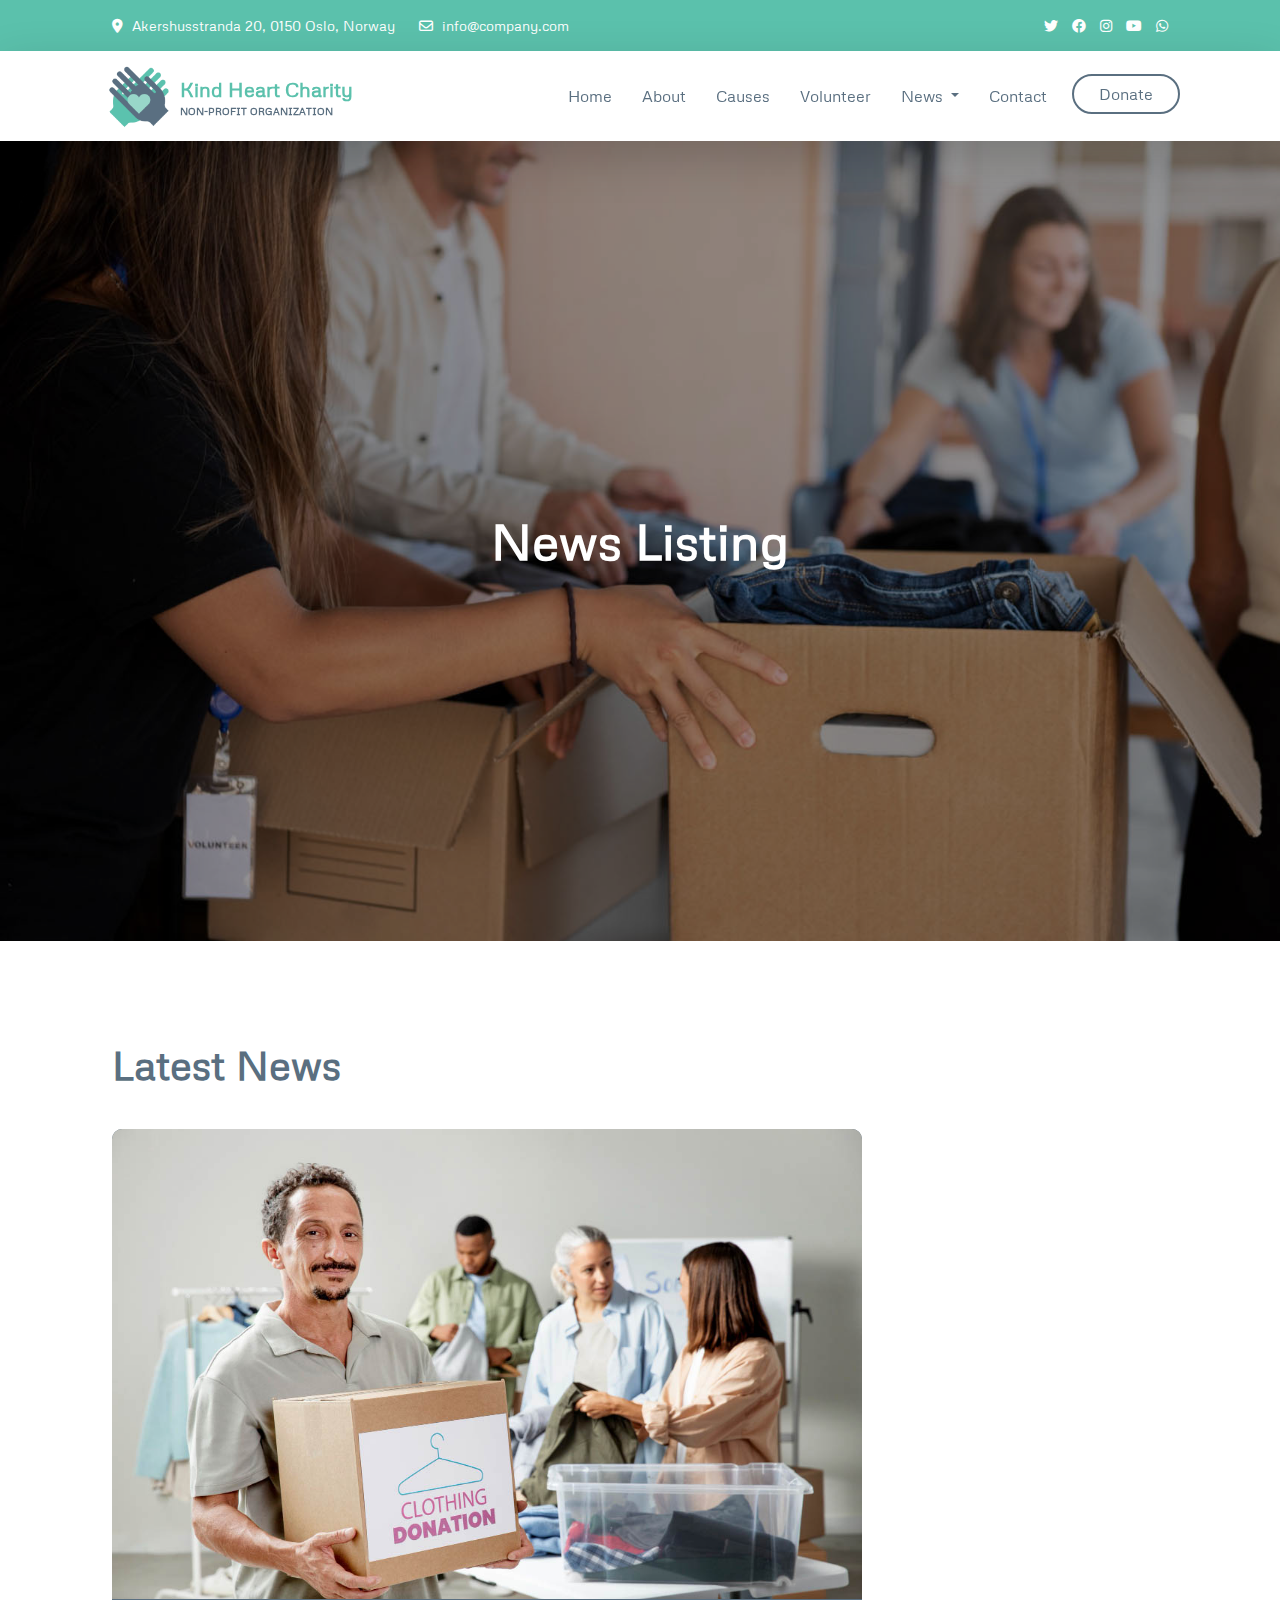
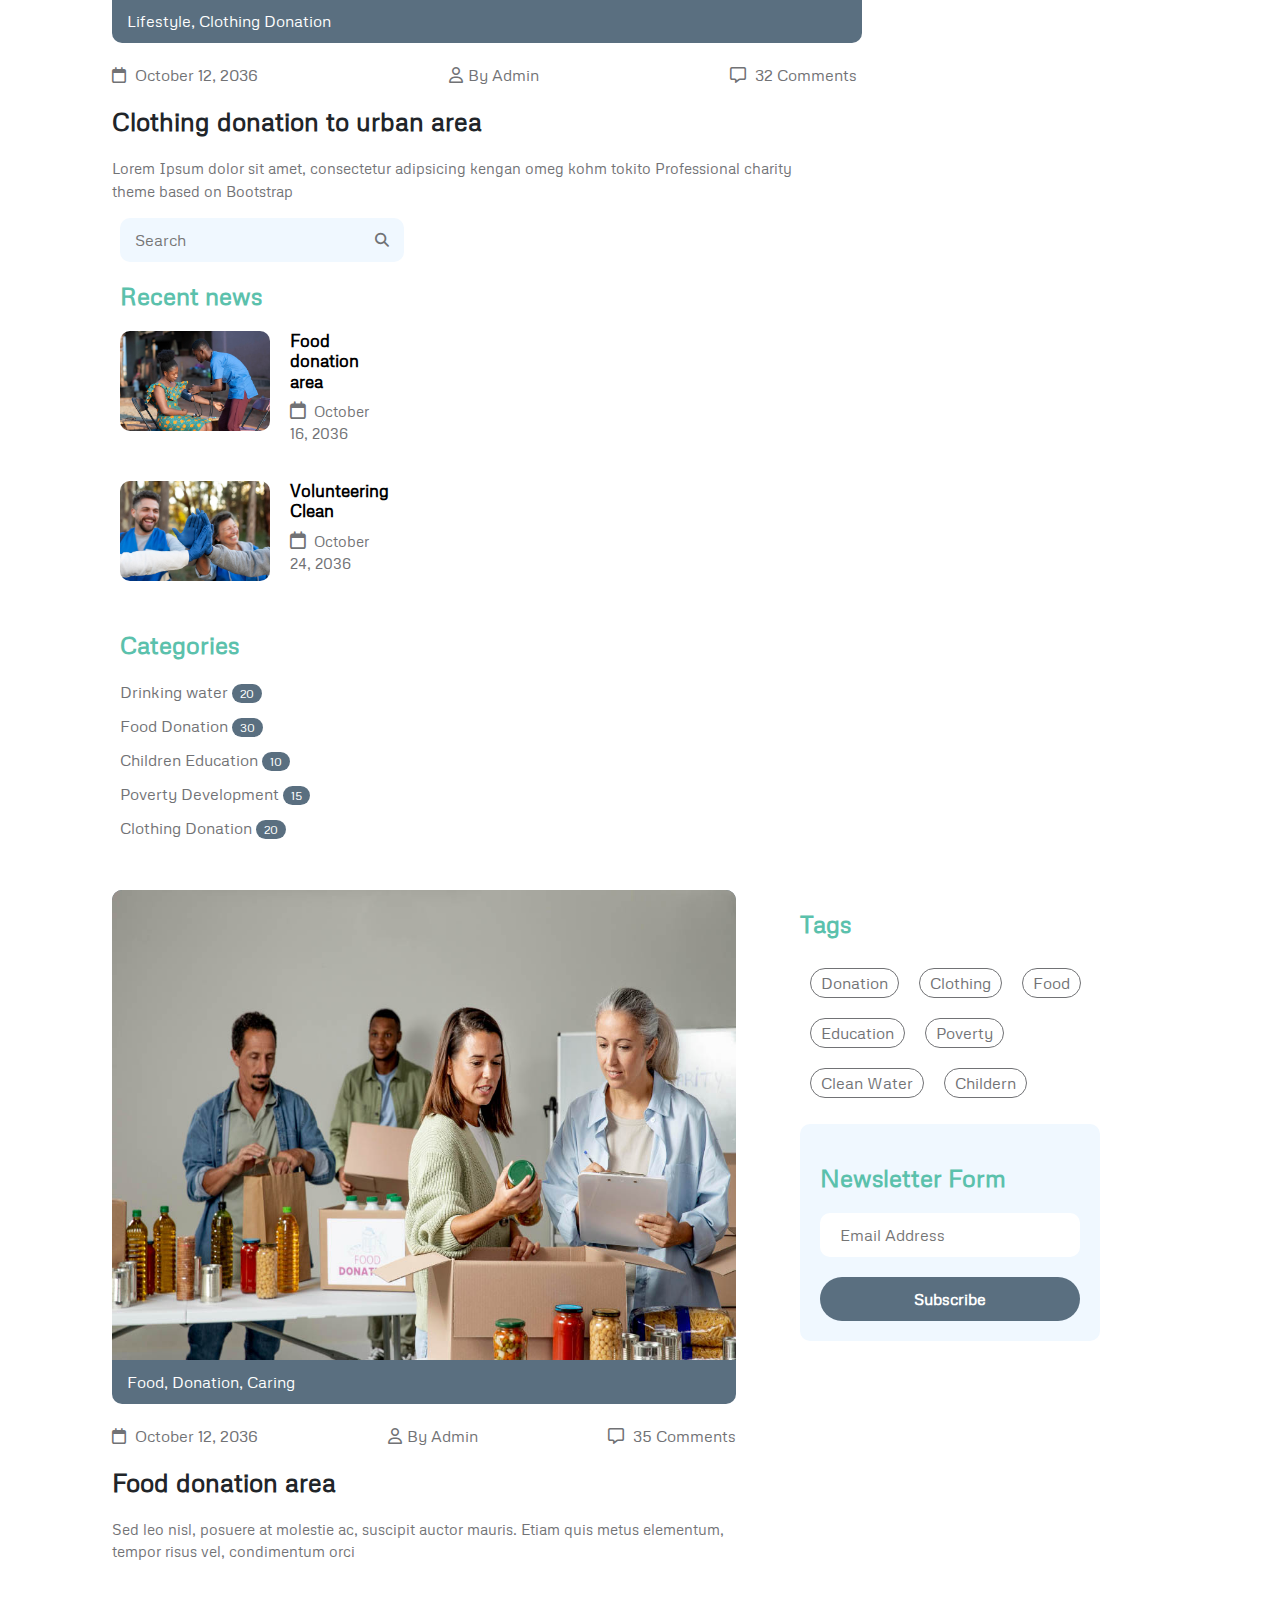
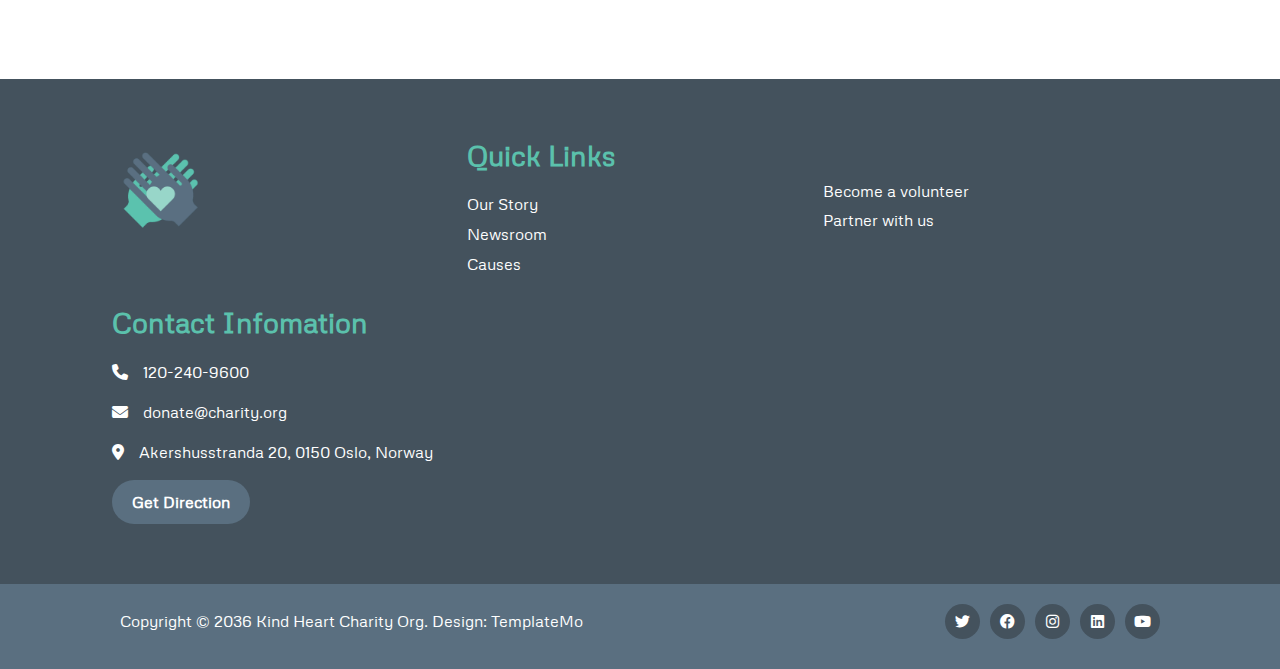
<file: newlisting.html>
<!DOCTYPE html>
<html lang="en">
  <head>
    <meta charset="UTF-8" />
    <meta name="viewport" content="width=device-width, initial-scale=1.0" />
    <title>kind heart charity</title>
    <link rel="stylesheet" href="css/normalize.css" />
    <link rel="stylesheet" href="css/bootstrap.min.css" />
    <link rel="stylesheet" href="css/all.min.css" />

    <link rel="stylesheet" href="css/style.css" />
    <link rel="preconnect" href="https://fonts.googleapis.com" />
    <link rel="preconnect" href="https://fonts.gstatic.com" crossorigin />
    <link
      href="https://fonts.googleapis.com/css2?family=Metrophobic&family=Open+Sans:wght@300;400;500;600;700;800&family=Outfit:wght@300;400;500&display=swap"
      rel="stylesheet"
    />
  </head>
  <body>
    <div class="site-header">
      <div class="container">
        <div class="left">
          <span class="location">
            <i class="fa-solid fa-location-dot"></i> Akershusstranda 20, 0150
            Oslo, Norway
          </span>
          <span class="email">
            <i class="fa-regular fa-envelope"></i> info@company.com
          </span>
        </div>
        <span class="icons">
          <i class="fa-brands fa-twitter"></i>
          <i class="fa-brands fa-facebook"></i>
          <i class="fa-brands fa-instagram"></i>
          <i class="fa-brands fa-youtube"></i>
          <i class="fa-brands fa-whatsapp"></i>
        </span>
      </div>
    </div>
    <div class="nav">
      <div class="container">
        <div class="logo">
          <img src="images/logo.png" alt="" />
          <div class="info">
            Kind Heart Charity
            <div>NON-PROFIT ORGANIZATION</div>
          </div>
        </div>
        <div class="links-container">
          <ul class="links">
            <li><a href="index.html#landing">Home</a></li>
            <li><a href="index.html#about">About</a></li>
            <li><a href="index.html#causes"> Causes</a></li>
            <li><a href="index.html#volunteer_2">Volunteer</a></li>

            <li class="dropdown-toggle new">
              News
              <ul class="dropdown-menu inner">
                <li class="active"><a href="newlisting.html" >News Listing</a></li>
                <li><a href="newdetails.html">News Detail</a></li>
              </ul>
            </li>

            <li><a href="index.html#contact">Contact</a></li>
            <button><a href="donate.html">Donate</a></button>
          </ul>
          <div class="toggle-menu">
            <span></span>
            <span></span>
            <span></span>
          </div>
        </div>
      </div>
    </div>

    <div class="new-listing">
      <h1>News Listing</h1>
    </div>

    <div class="news">
      <div class="container">
        <h2>Latest News</h2>
        <div class="row top">
          <div class="left">
            <div class="image">
              <img
                src="images/news/medium-shot-volunteers-with-clothing-donations.jpg"
                alt=""
              />
              <div class="info">
                <span>Lifestyle, </span>
                <span>Clothing Donation</span>
              </div>
            </div>
            <div class="data">
              <div class="date">
                <span
                  ><i class="fa-regular fa-calendar"></i> October 12, 2036</span
                >

                <span><i class="fa-regular fa-user"></i>By Admin</span>

                <span> <i class="fa-regular fa-message"></i> 32 Comments</span>
              </div>
              <h4>Clothing donation to urban area</h4>
              <p class="description">
                Lorem Ipsum dolor sit amet, consectetur adipsicing kengan omeg
                kohm tokito Professional charity theme based on Bootstrap
              </p>
            </div>
          </div>
          <div class="right">
            <div class="search">
              <input type="search" placeholder="Search" />
              <i class="fa-solid fa-magnifying-glass"></i>
            </div>

            <div class="column">
              <div class="recent">
                <h4>Recent news</h4>
                <div class="new">
                  <img
                    src="images/news/africa-humanitarian-aid-doctor.jpg"
                    alt=""
                  />
                  <div class="info">
                    <h5>Food donation area</h5>
                    <p>
                      <i class="fa-regular fa-calendar"></i>October 16, 2036
                    </p>
                  </div>
                </div>
                <div class="new">
                  <img
                    src="images/news/close-up-happy-people-working-together.jpg"
                    alt=""
                  />
                  <div class="info">
                    <h5>Volunteering Clean</h5>
                    <p>
                      <i class="fa-regular fa-calendar"></i>October 24, 2036
                    </p>
                  </div>
                </div>
              </div>

              <div class="categories">
                <h4>Categories</h4>
                <ul>
                  <li>
                    <a href="#">Drinking water <span>20</span></a>
                  </li>
                  <li>
                    <a href="#"> Food Donation <span>30</span></a>
                  </li>
                  <li>
                    <a href="#"> Children Education <span>10</span></a>
                  </li>
                  <li>
                    <a href="#"> Poverty Development <span>15</span></a>
                  </li>
                  <li>
                    <a href="#"> Clothing Donation <span>20</span></a>
                  </li>
                </ul>
              </div>
            </div>
          </div>
        </div>
        <div class="row bottom">
          <div class="left">
            <div class="image">
              <img
                src="images/news/medium-shot-people-collecting-foodstuff.jpg"
                alt=""
              />
              <div class="info">
                <span>Food, </span>
                <span>Donation, </span>
                <span>Caring</span>
              </div>
            </div>
            <div class="data">
              <div class="date">
                <span
                  ><i class="fa-regular fa-calendar"></i> October 12, 2036</span
                >

                <span><i class="fa-regular fa-user"></i>By Admin</span>

                <span> <i class="fa-regular fa-message"></i> 35 Comments</span>
              </div>
              <h4>Food donation area</h4>
              <p class="description">
                Sed leo nisl, posuere at molestie ac, suscipit auctor mauris.
                Etiam quis metus elementum, tempor risus vel, condimentum orci
              </p>
            </div>
          </div>
          <div class="right">
            <h4>Tags</h4>
            <div class="tag">
              <ul>
                <li><a href="#">Donation</a></li>
                <li><a href="#"> Clothing </a></li>
                <li><a href="#"> Food</a></li>
                <li><a href="#"> Education</a></li>
                <li><a href="#"> Poverty</a></li>
                <li><a href="#"> Clean Water</a></li>

                <li><a href="#"> Childern</a></li>
              </ul>

              <form action="#">
                <h4>Newsletter Form</h4>
                <input type="email" placeholder="Email Address" />
                <input type="submit" value="Subscribe" />
              </form>
            </div>
          </div>
        </div>
      </div>
    </div>

    <footer>
      <div class="container">
        <div class="boxs">
          <div class="box1">
            <img src="images/logo.png" alt="" />
          </div>
          <div class="box2">
            <h3>Quick Links</h3>
            <ul>
              <li><a href="#">Our Story</a></li>
              <li><a href="#">Newsroom</a></li>
              <li><a href="#">Causes</a></li>
            </ul>
          </div>
          <div class="box3">
            <p>Become a volunteer</p>
            <p>Partner with us</p>
          </div>
          <div class="box4">
            <h3>Contact Infomation</h3>
            <div class="phone">
              <i class="fa-solid fa-phone"></i>
              <p>120-240-9600</p>
            </div>
            <div class="mail">
              <i class="fa-solid fa-envelope"></i>
              <p>donate@charity.org</p>
            </div>
            <div class="location">
              <i class="fa-solid fa-location-dot"></i>
              <p>Akershusstranda 20, 0150 Oslo, Norway</p>
            </div>
            <button><a href="#">Get Direction</a></button>
          </div>
        </div>
      </div>
    </footer>
    <div class="foot">
      <div class="container">
        <p>
          Copyright &copy; 2036 Kind Heart Charity Org. Design:
          <span>TemplateMo</span>
        </p>
        <div class="icons">
          <div><i class="fa-brands fa-twitter"></i></div>
          <div><i class="fa-brands fa-facebook"></i></div>
          <div><i class="fa-brands fa-instagram"></i></div>
          <div><i class="fa-brands fa-linkedin"></i></div>
          <div><i class="fa-brands fa-youtube"></i></div>
        </div>
      </div>
    </div>

    <script src="js/main.js"></script>
  </body>
</html>
</file>
<file: css/style.css>
:root {
  --primary-color: #5bc1ac;
  --secondary-color: #5a6f80;
  --footer-color: #44525d;
  --Third-color: #717275;
  --transparent-color: #f0f8ff;

  --padding-section: 100px;
  --padding-alt: 20px;
}

* {
  box-sizing: border-box;
  padding: 0;
  margin: 0;
}

body {
  font-family: "Metrophobic", sans-serif;
}

a {
  text-decoration: none;
}

li {
  list-style-type: none;
}

input:focus {
  outline: none;
}

.site-header {
  background-color: var(--primary-color);
  padding-left: var(--padding-section);
  padding-right: var(--padding-section);
}

.site-header .container {
  padding-top: 15px;
  padding-bottom: 15px;
  display: flex;
  justify-content: space-between;
  color: white;
  font-size: 14px;
}

.site-header .container .left i {
  margin-right: 5px;
}

.site-header .container .left .email {
  margin-left: 20px;
  cursor: pointer;
}

.site-header .container .icons i {
  margin-left: 10px;
  cursor: pointer;
}

.nav {
  padding-left: var(--padding-section);
  padding-right: var(--padding-section);
  height: 90px;
  position: sticky;
  top: -1px;
  z-index: 10000;
  background-color: white;
  box-shadow: 0 16px 48px rgba(0, 0, 0, 0.175) !important;
}

.nav .container {
  display: flex;
  align-items: center;
  justify-content: space-between;
  padding: 0;
  margin: 0;
}

.nav .logo {
  display: flex;
  align-items: center;
}

.nav .logo img {
  width: 80px;
}

.nav .logo .info {
  font-size: 20px;
  color: var(--primary-color);
  font-weight: 600;
  cursor: pointer;
  transition: 0.3s;
}

.nav .logo .info:hover {
  color: black;
}

.nav .logo .info div {
  font-size: 10px;
  font-weight: 600;
  color: var(--secondary-color);
}

.nav .links {
  display: flex;
  margin-top: 15px;
}

.nav .links>li {
  padding: 15px;
  cursor: pointer;
  transition: 0.3s;
  user-select: none;
}

.nav .links>li a {
  color: var(--secondary-color);
  font-size: 16px;
}

.nav .links>li ul.inner {
  padding: 0;
  border: none;
}

.nav .links>.new {
  color: var(--secondary-color);
  transition: 0.3s;
  font-size: 16px;
  position: relative;
}

.nav .links>li ul.inner {
  position: absolute;
  bottom: -80px;
}

.nav .links>li ul.inner li {
  padding: 10px 16px;
  transition: 0.3s;
}

.nav .links>li ul.inner a {
  color: var(--secondary-color);
  font-size: 16px;
}

.nav .links li.active a,
.nav .links li:hover a,
.nav .links>.news:hover,
.nav .links>li ul.inner li:hover a,
.nav .links>li ul.inner li.active a,
.nav .links>.new.active {
  color: var(--primary-color);
}

.nav .links>.new:hover .dropdown-menu {
  display: block;
}

.nav .links button {
  padding: 0px 25px;
  border-radius: 25px;

  border: 2px solid var(--secondary-color);
  background: none;
  transition: 0.3s;
  margin-left: 10px;
  height: 40px;
  margin-top: 5px;
}

.nav .links button a {
  color: var(--secondary-color);
  transition: 0.3s;
  font-size: 16px;
}

.nav .links button:hover {
  border-color: transparent;
  background: var(--primary-color);
}

.nav .links button:hover a {
  color: white;
}

.nav .links-container .toggle-menu {
  width: 35px;
  height: 20px;
  margin-right: 10px;
  display: none;
  position: relative;
  cursor: pointer;
}

.nav .links-container .toggle-menu span {
  position: absolute;
  background-color: #333;
  display: block;
  height: 3px;
  width: 100%;
  left: 0;
  transition: 0.3s;
}

.nav .links-container .toggle-menu span:first-child {
  top: 0px;
}

.nav .links-container .toggle-menu span:nth-child(2) {
  top: 10px;
}

.nav .links-container .toggle-menu span:last-child {
  top: 20px;
}

.nav .links-container i {
  cursor: pointer;
}

@media (max-width: 1150px) {
  .site-header span {
    display: block;
  }

  .site-header .container .left .email {
    margin-left: 0;
  }

  .site-header .icons {
    display: none;
  }

  .nav .links {
    display: none;
  }

  .nav .links-container .toggle-menu {
    display: block;
  }

  .nav .links.open {
    display: inline-block;
    background-color: white;
    position: absolute;
    right: 0;
    top: 75px;
    width: 100%;
    padding: 20px;
    z-index: 100000;
  }

  .nav .links.open li:not(.nav .links > li ul.inner li) {
    padding: 5px;
    margin-left: 100px;
  }

  .nav .links.open button {
    margin-left: 90px;
  }
}

@media (max-width: 575px) {

  .nav,
  .site-header {
    padding-left: 10px;
    padding-right: 10px;
  }
}

/*start donate*/
.donate {
  background-image: url("../images/donation.jpg");
  background-size: cover;
  height: 160vh;
  position: relative;
}

.donate::after {
  content: "";
  position: absolute;
  left: 0;
  top: 0;
  width: 100%;
  height: 100%;
  background-color: rgba(0 0 0 / 0.3);
}

.donate .content {
  width: 700px;
  background: white;
  position: absolute;
  z-index: 2;
  padding: 40px;
  border-radius: 10px;
  left: 50%;
  top: 10%;
  transform: translateX(-50%);
}

.donate .content h3 {
  font-size: 30px;
  color: black;
  font-weight: bold;
  margin: 0 0 20px;
}

@media (max-width: 767px) {
  .donate {
    height: 200vh;
  }

  .donate .content {
    width: 350px;
  }
}

.donate .content .frequency span {
  color: black;
  font-weight: bold;
  padding: 15px 70px;
  background: var(--transparent-color);
  text-align: center;
  transition: 0.5s;
  border-radius: 6px 0 0 6px;
  display: inline-block;
  width: calc(50% - 10px);
  cursor: default;
}

.donate .content .frequency span:last-child {
  position: relative;
  left: -6px;
  border-radius: 0 6px 6px 0;
}

@media (max-width: 1000px) {
  .donate .content .frequency span {
    width: 100%;
    border-radius: 6px;
    margin-top: 10px;
  }

  .donate .content .frequency span:last-child {
    left: 0;
    border-radius: 6px;
  }
}

.donate .content .frequency span.active,
.donate .content .frequency span:hover {
  color: white;
  background-color: var(--footer-color);
}

.donate .content h4 {
  font-size: 20px;
  color: var(--primary-color);
  font-weight: bold;
  margin: 20px 0 20px;
}

.donate .content .amount .spans {
  display: flex;
  flex-wrap: wrap;
}

.donate .content .amount .spans span {
  background: var(--transparent-color);
  margin: 10px;
  display: block;
  width: calc(50% - 20px);
  text-align: center;
  border-radius: 6px;
  padding: 15px;
  transition: 0.5s;
  cursor: default;
}

.donate .content .amount .spans span.active,
.donate .content .amount .spans span:hover {
  color: white;
  background-color: var(--footer-color);
}

.donate .content .amount .custom {
  position: relative;
}

.donate .content .amount .custom span {
  position: absolute;
  display: block;
  padding: 10px;
  background-color: var(--secondary-color);
  color: white;
  left: 0;
  top: 0;
  height: 54px;
  line-height: 35px;
  border-radius: 10px 0 0 10px;
  font-weight: bold;
}

.donate .content .amount .custom input {
  display: block;
  width: 100%;
  border: none;
  background: var(--transparent-color);
  padding: 15px 15px 15px 50px;
  margin: 10px 0 30px;
  border-radius: 10px;
}

.donate input:focus {
  outline: none;
}

.donate .content form .info input {
  display: block;
  width: 100%;
  border: none;
  background: var(--transparent-color);
  padding: 15px;
  margin: 15px 0;
  border-radius: 10px;
}

.donate .content form .Payment div {
  width: 100%;
}

.donate .content form .Payment label {
  margin-left: 10px;
  font-size: 17px;
}

.donate .content form .Payment label i {
  display: inline-block;
  margin-right: 5px;
  color: var(--secondary-color);
}

.donate .content form input[type="submit"] {
  background-color: var(--secondary-color);
  color: #fff;
  font-weight: bold;
  padding: 15px 30px;
  width: 100%;
  border: none;
  border-radius: 50px;
  margin: 20px 0 0 0;
  transition: 0.5s;
}

.donate .content form input[type="submit"]:hover {
  background-color: var(--primary-color);
}

/*end donate*/
.landing {
  background-image: url("../images/slide/landing01.jpg");
  background-size: cover;
  height: calc(100vh);
  position: relative;
  transition: 1s ease-in-out;
}

.landing .icon-left,
.landing .icon-right {
  position: absolute;
  width: 50px;
  height: 50px;
  background-color: var(--secondary-color);
  color: white;
  border-radius: 50%;
  font-size: 25px;
  display: flex;
  align-items: center;
  justify-content: center;
  top: 50%;
  opacity: 0;
  transition: 0.3s;
  z-index: 5;
  cursor: pointer;
}

.landing .icon-left {
  left: 20px;
}

.landing .icon-right {
  right: 20px;
}

.landing:hover .icon-right,
.landing:hover .icon-left {
  opacity: 1;
}

.landing .content {
  position: absolute;
  bottom: -1px;
  right: 0;
  background-color: white;
  clip-path: polygon(100% 0, 100% 100%, 0 100%);
  width: 600px;
  height: 600px;
}

.landing .content h1 {
  color: var(--secondary-color);
  font-weight: bold;
  font-size: 40px;
  position: absolute;
  left: 50%;
  bottom: 100px;
}

.landing .content p {
  color: var(--Third-color);
  position: absolute;
  left: 42%;
  bottom: 50px;
}

@media (max-width: 567px) {
  .landing .content {
    width: 400px;
    height: 400px;
  }

  .landing .content h1 {
    font-size: 30px;
    left: 55%;
    bottom: 140px;
    text-align: center;
  }

  .landing .content p {
    text-align: center;
    left: 47%;
    bottom: 70px;
  }
}

/* Start Charity */

.Charity {
  padding-left: var(--padding-section);
  padding-right: var(--padding-section);
}

@media (max-width: 767px) {
  .Charity {
    padding-left: var(--padding-alt);
    padding-right: var(--padding-alt);
  }
}

.Charity .container {
  padding-top: var(--padding-section);
  padding-bottom: var(--padding-section);
}

.Charity .container h2 {
  color: var(--secondary-color);
  font-size: 35px;
  font-weight: bold;
  margin: 0 auto 40px;
  text-align: center;
}

.Charity .row {
  display: grid;
  grid-template-columns: repeat(auto-fill, minmax(300px, 1fr));
  gap: 20px;
}

.Charity .row .col {
  text-align: center;
  transition: 0.3s;
  padding: 30px;
  border-radius: 10px;
  cursor: pointer;
}

.Charity .row .col:hover {
  box-shadow: 0 0 20px 5px rgba(0 0 0 / 0.3);
}

.Charity .col img {
  margin: 0 auto 20px;
  transition: 0.3s;
}

.Charity .col:hover img {
  transform: scale(0.75);
}

.Charity .col .info {
  text-align: center;
  color: var(--primary-color);
  font-size: 20px;
  margin: 0;
  transition: 0.3s;
}

.Charity .col:hover .info {
  margin-top: -10px;
  font-size: 22px;
}

.Charity .col .info span {
  font-weight: bold;
  font-size: 25px;
}

/* End Charity */
/* Start About */
.about {
  padding-left: var(--padding-section);
  padding-right: var(--padding-section);
  background-color: var(--transparent-color);
}

.about .container {
  padding-top: var(--padding-section);
  padding-bottom: var(--padding-section);
  overflow: hidden;
}

@media (max-width: 567px) {
  .about {
    padding-left: var(--padding-alt);
    padding-right: var(--padding-alt);
    background-color: var(--transparent-color);
  }
}

.about .left {
  float: left;
  width: calc(50% - 20px);
}

.about .left img {
  border-radius: 10px;
  width: 100%;
  height: 64vh;
  margin-bottom: 40px;
}

.about .right {
  float: right;
  width: calc(50% - 20px);
}

@media (max-width: 1200px) {
  .about .left {
    float: none;
    width: 100%;
  }

  .about .right {
    float: none;
    width: 100%;
  }

  .about .left img {
    height: 100%;
  }
}

.about .col {
  border-radius: 10px;
  background-color: white;
  border-radius: 10px;
  width: 100%;
  padding: 20px 40px;
  margin-bottom: 20px;
}

.about .right .row-1 {
  display: grid;
  grid-template-columns: minmax(250px, 1fr);
  gap: 20px;
}

.about .right .row-1 .col_1 h2 {
  margin: 0 0 10px 0;
  font-weight: bold;
  font-size: 40px;
  color: var(--footer-color);
}

.about .right .row-1 .col_1 h4 {
  margin: 0 0 10px 0;
  font-weight: bold;
  font-size: 19px;
  color: var(--primary-color);
}

.about .right .row-1 .col_1 p {
  margin: 0;
  line-height: 1.4;
  color: var(--Third-color);
}

.about .right .row-2 {
  overflow: hidden;
}

.about .col_2 {
  float: left;
  width: calc(50% - 10px);
  margin-right: 20px;
}

.about .col_3 {
  float: left;
  width: calc(50% - 10px);
}

@media (max-width: 567px) {
  .about .col_2 {
    float: none;
    width: 100%;
    margin-right: 0;
  }

  .about .col_3 {
    float: none;
    width: 100%;
  }
}

.about .col_2 h4 {
  margin: 0 0 10px 0;
  font-weight: bold;
  font-size: 20px;
  color: var(--primary-color);
}

.about .col_2 p {
  margin: 0;
  line-height: 1.4;
  color: var(--Third-color);
  margin-bottom: 20px;
}

.about .col_2 .finish {
  position: relative;
  margin-left: 30px;
}

.about .col_2 .finish div {
  margin-bottom: 10px;
}

.about .col_2 .finish div::before {
  content: "\f00c";
  font-family: "Font Awesome 5 Free";
  font-weight: bold;
  width: 20px;
  height: 20px;
  text-align: center;
  line-height: 20px;
  font-size: 12px;
  position: absolute;
  left: -30px;
  border-radius: 50%;
  margin-top: 3px;
  background-color: var(--transparent-color);
  color: var(--secondary-color);
}

.about .col_2 .finish div {
  color: var(--Third-color);
}

.about .col_3 div {
  margin: 0;
  color: var(--Third-color);
}

.about .col_3 div span:first-child {
  font-weight: bold;
  font-size: 70px;
  color: var(--primary-color);
}

.about .col_3 div span:last-child {
  margin-top: -20px;
  display: block;
}

.about .col_3 div span.B {
  font-weight: bold;
  font-size: 70px;
  color: var(--primary-color);
}

/* End About */
.volunteer {
  padding-left: var(--padding-section);
  padding-right: var(--padding-section);
}

.volunteer .container {
  padding-top: var(--padding-section);
  padding-bottom: var(--padding-section);
}

.volunteer .row {
  display: flex;
  align-items: center;
}

.volunteer .row .left {
  width: calc(50% - 60px);
  text-align: right;
  margin-right: 60px;
}

.volunteer .row .left img {
  width: 350px;
  height: 450px;
  border-radius: 15px;
  box-shadow: 0 16px 48px rgba(0, 0, 0, 0.175);
}

.volunteer .row .right {
  width: calc(50% - 0px);
  padding: 0;
}

.volunteer .row .right .info {
  padding: 20px 0;
}

.volunteer .row .right .info h2 {
  color: var(--secondary-color);
  font-size: 45px;
  font-weight: bold;
  margin: 0;
}

.volunteer .row .right .info .description {
  display: block;
  margin: 0 0 20px 0;
  color: var(--Third-color);
}

.volunteer .row .right .info p {
  color: var(--Third-color);
  line-height: 1.5;
  max-width: 450px;
}

.volunteer .row .right .icons {
  display: flex;
  gap: 10px;
}

.volunteer .row .right .icons i {
  width: 35px;
  height: 35px;
  color: white;
  background-color: var(--footer-color);
  border-radius: 50%;
  text-align: center;
  line-height: 35px;
  font-size: 15px;
  transition: 0.3s;
  cursor: pointer;
}

.volunteer .row .right .icons i:hover {
  background-color: var(--primary-color);
  font-size: 20px;
}

@media (max-width: 567px) {
  .volunteer {
    padding-left: var(--padding-alt);
    padding-right: var(--padding-alt);
  }

  .volunteer .row .left {
    width: 90%;
    margin-right: 0;
  }
}

@media (max-width: 991px) {
  .volunteer .row {
    flex-direction: column;
    column-gap: 0;
    row-gap: 10px;
  }

  .volunteer .row .left {
    width: 100%;
    text-align: center;
  }

  .volunteer .row .left img {
    width: 100%;
    height: 500px;
    box-shadow: none;
  }

  .volunteer .row .right {
    width: 100%;
  }
}

/* Start Become */
.become {
  padding-left: var(--padding-section);
  padding-right: var(--padding-section);
  background-color: var(--transparent-color);
  position: relative;
  overflow: hidden;
}

.become::before {
  content: "";
  width: 200px;
  height: 200px;
  border-radius: 50%;
  position: absolute;
  left: -25px;
  top: -80px;
  background: var(--primary-color);
}

.become::after {
  content: "";
  width: 150px;
  height: 150px;
  border: 20px solid var(--secondary-color);
  border-radius: 50%;
  position: absolute;
  left: 50%;
  transform: translateX(-50%);
  bottom: -100px;
}

@media (max-width: 567px) {
  .become {
    padding-left: var(--padding-alt);
    padding-right: var(--padding-alt);
  }
}

.become .container {
  padding-top: 150px;
  padding-bottom: 150px;
  display: flex;
  align-items: center;
  justify-content: space-around;
}

@media (max-width: 991px) {
  .become .container {
    flex-direction: column;
  }

  .become .container .head {
    margin-bottom: 20px;
  }
}

.become .container .head span {
  display: block;
  color: var(--secondary-color);
  font-size: 45px;
  font-weight: bold;
  margin: 0;
}

@media (max-width: 567px) {
  .become .container .head span {
    font-size: 40px;
  }
}

.become .container .info span {
  display: inline-block;
  padding: 10px 15px 0 0;
  margin-bottom: 10px;
  color: var(--Third-color);
  cursor: pointer;
  transition: 0.3s;
}

.become .container .info span:hover {
  color: var(--primary-color);
}

.become .container .info button {
  background-color: var(--secondary-color);
  padding: 10px 20px;
  border: none;
  border-radius: 50px;
  transition: 0.3s;
}

.become .container .info button a {
  display: block;
  color: white;
}

.become .container .info button:hover {
  background-color: var(--primary-color);
}

/* End Become */
/* Start cuses */
.cuses {
  padding-left: var(--padding-section);
  padding-right: var(--padding-section);
}

.cuses h2 {
  font-size: 40px;
  color: var(--secondary-color);
  margin: 0 auto 40px;
  font-weight: bold;
  text-align: center;
}

.cuses .container {
  padding-top: var(--padding-section);
  padding-bottom: var(--padding-section);
}

.cuses .row {
  display: grid;
  grid-template-columns: repeat(auto-fill, minmax(340px, 1fr));
  gap: 20px;
}

.cuses .row .col {
  transition: 0.3s;
  border-radius: 10px;
  overflow: hidden;
  padding: 0;
}

@media (max-width: 567px) {
  .cuses {
    padding-left: var(--padding-alt);
    padding-right: var(--padding-alt);
  }
}

.cuses .row .col:hover {
  box-shadow: 0 16px 48px rgba(0, 0, 0, 0.175);
}

.cuses .row .col .content {
  padding: 20px;
}

.cuses .row .col img {
  max-width: 100%;
}

.cuses .row .col h4 {
  color: var(--primary-color);
  font-weight: bold;
  font-size: 18px;
  margin: 0 0 15px;
}

.cuses .row .col p {
  color: var(--Third-color);
  width: 100%;
  line-height: 1.6;
  margin: 0 0 20px 0;
}

.cuses .row .col .progress {
  height: 7px;
  margin: 0 0 10px 0;
}

.cuses .row .col .info {
  display: flex;
  align-items: center;
  justify-content: space-between;
}

.cuses .row .col .info div {
  color: var(--Third-color);
}

.cuses .row .col .info div span {
  color: var(--secondary-color);
  font-weight: bold;
  font-size: 18px;
}

.cuses .row .col button {
  width: 100%;
  transition: 0.3s;
  border: none;
  padding: 10px;
  background-color: var(--secondary-color);
}

.cuses .row .col button:hover {
  background-color: var(--primary-color);
}

.cuses .row .col button a {
  color: white;
  font-weight: bold;
  font-size: 18px;
}

/* End  cuses*/

/* Start volunterr_2 */
.volunteer_2 {
  padding-left: var(--padding-section);
  padding-right: var(--padding-section);
  background-color: var(--secondary-color);
  position: relative;
  overflow: hidden;
}

.volunteer_2::before {
  content: "";
  width: 300px;
  height: 300px;
  border-radius: 50%;
  position: absolute;
  right: -60px;
  bottom: -60px;
  background: var(--primary-color);
}

.volunteer_2 .container {
  padding-top: var(--padding-section);
  padding-bottom: var(--padding-section);
  overflow: hidden;
}

.volunteer_2 .container h2 {
  font-size: 40px;
  color: #fff;
  margin: 0 auto 20px;
  font-weight: bold;
}

.volunteer_2 .container .left {
  float: left;
  width: calc(50% - 10px);
}

.volunteer_2 .container .left {
  padding: 40px;
  background-color: white;
  border-radius: 10px;
  margin: 0 0 20px 0;
}

.volunteer_2 .container .left h3 {
  font-size: 40px;
  font-weight: bold;
  margin: 0 0 30px;
}

@media (max-width: 567px) {
  .volunteer_2 .container .left h3 {
    font-size: 20px;
  }
}

.volunteer_2 .container .left input:not(input[type="submit"]) {
  background: var(--transparent-color);
  margin-bottom: 10px;
  width: 47%;
  border-radius: 6px;
  padding: 15px;
  transition: 0.5s;
  caret-color: var(--footer-color);
  border: none;
}

.volunteer_2 .container .left input:first-of-type,
.volunteer_2 .container .left input:nth-of-type(3) {
  margin-right: 10px;
}

.volunteer_2 .container .left input[type="file"] {
  display: none;
}

.volunteer_2 .container .left label {
  position: relative;
  cursor: pointer;
  background: var(--transparent-color);
  margin-bottom: 10px;
  width: 47%;
  border-radius: 6px;
  padding: 15px;
  transition: 0.5s;
  caret-color: var(--footer-color);
  border: none;
  color: var(--Third-color);
}

.volunteer_2 .container .left label i {
  position: absolute;
  right: 0;
  top: 50%;
  transform: translate(-50%, -50%);
  color: var(--secondary-color);
}

.volunteer_2 .container .left input:focus,
.volunteer_2 .container .left textarea:focus {
  outline: none;
}

.volunteer_2 .container .left textarea {
  background: var(--transparent-color);
  margin: 10px 0;
  width: 100%;
  height: 100px;
  border-radius: 6px;
  padding: 15px;
  transition: 0.5s;
  border: none;
}

.volunteer_2 .container .left input[type="submit"] {
  width: 100%;
  transition: 0.3s;
  border: none;
  border-radius: 100px;
  padding: 10px;
  background-color: var(--secondary-color);
  color: white;
  font-weight: bold;
  caret-color: var(--footer-color);
}

.volunteer_2 .container .left input[type="submit"]:hover {
  background-color: var(--primary-color);
}

.volunteer_2 .container .right {
  float: right;
  width: calc(50% - 10px);
  text-align: center;
  position: relative;
}

@media (max-width: 991px) {
  .volunteer_2 .container .left {
    width: 100%;
    float: none;
  }

  .volunteer_2 .container .right {
    width: 100%;
    float: none;
  }

  .volunteer_2 .container .left label {
    width: 100%;
  }

  .volunteer_2 .container .left input:not(input[type="submit"]),
  .volunteer_2 .container .left label {
    margin: 0;
    margin-bottom: 10px;
  }
}

.volunteer_2 .container .right img {
  width: 300px;
  height: 300px;
  border-radius: 50%;
  margin: 0px auto 20px;
  object-fit: cover;
}

.volunteer_2 .container .right .info {
  color: white;
}

.volunteer_2 .container .right .info h3 {
  font-size: 35px;
  font-weight: bold;
}

.volunteer_2 .container .right .info p {
  line-height: 1.6;
  max-width: 380px;
  margin: 20px auto;
}

@media (max-width: 567px) {
  .volunteer_2 {
    padding-left: var(--padding-alt);
    padding-right: var(--padding-alt);
  }
}

@media (max-width: 991px) {
  .volunteer_2 .container .left input:not(input[type="submit"]) {
    width: 100%;
  }
}

/* End volunterr_2 */
/* Start news */
.news {
  padding-left: var(--padding-section);
  padding-right: var(--padding-section);
}

@media (max-width: 567px) {
  .news {
    padding-left: var(--padding-alt);
    padding-right: var(--padding-alt);
  }
}

.news .container {
  padding-top: var(--padding-section);
  padding-bottom: var(--padding-section);
  overflow: hidden;
}

.news .container h2 {
  font-size: 40px;
  color: var(--secondary-color);
  margin: 0 auto 40px;
  font-weight: bold;
}

.news .row.top .left,
.news .row.bottom .left {
  float: left;
  width: 60%;
  margin-right: 40px;
}

.news .row.top .right,
.news .row.bottom .right {
  float: right;
  width: 30%;
}

.news .row.top {
  margin-bottom: 40px;
}

.news .row.top .left {
  width: fit-content;
}

.news .row.top .left .image {
  border-radius: 10px;
  overflow: hidden;
  background-color: var(--secondary-color);
  margin-bottom: 20px;
}

.news .row.top .left .image img {
  width: 750px;
  height: 470px;
}

.news .row.top .left .image .info {
  padding: 10px 15px;
}

.news .row.top .left .image .info span {
  color: white;
  cursor: pointer;
  transition: 0.3s;
}

.news .row.top .left .image .info span:hover {
  color: var(--primary-color);
}

.news .row.top .left .data .date {
  display: flex;
  align-items: center;
  gap: 191px;
}

.news .row.top .left .data .date span {
  color: var(--Third-color);
}

.news .row.top .left .data .date span i {
  color: var(--Third-color);
  margin-right: 5px;
}

.news .row.top .left .data h4 {
  margin: 20px 0;
  font-weight: bold;
  font-size: 25px;
}

.news .row.top .left .data .description {
  font-size: 15px;
  color: var(--Third-color);
  line-height: 1.5;
  width: 700px;
}

.news .row.top .right {
  padding: 0 20px;
}

.news .row.top .right .search {
  position: relative;
}

.news .row.top .right .search input[type="search"] {
  width: 100%;
  padding: 10px 15px;
  background: var(--transparent-color);
  border-radius: 10px;
  border: none;
}

.news .row.top .right .search i {
  position: absolute;
  right: 15px;
  top: 50%;
  transform: translateY(-50%);
  font-size: 14px;
  color: var(--Third-color);
}

.news .row.top .right h4 {
  margin: 20px 0;
  color: var(--primary-color);
  font-weight: bold;
}

.news .row.top .right .recent .new {
  display: flex;
  margin-bottom: 20px;
}

.news .row.top .right .recent .new img {
  width: 150px;
  height: 100px;
  border-radius: 10px;
}

.news .row.top .right .recent .new .info {
  padding: 0 20px;
}

.news .row.top .right .recent .new .info h5 {
  font-weight: bold;
  font-size: 17px;
  color: black;
}

.news .row.top .right .recent .new .info p {
  color: var(--Third-color);
  font-size: 15px;
}

.news .row.top .right .recent .new .info p i {
  margin-right: 8px;
  font-size: 18px;
}

.news .row.top .right .categories {
  margin: 40px 0 0;
}

.news .row.top .right .categories ul {
  margin: 0;
  padding: 0;
}

.news .row.top .right .categories ul li {
  margin: 10px 0;
  transition: 0.3s;
}

.news .row.top .right .categories ul li a {
  color: var(--Third-color);
}

.news .row.top .right .categories ul li span {
  background-color: var(--secondary-color);
  color: white;
  font-size: 12px;
  padding: 2px 8px;
  border-radius: 10px;
}

.news .row.top .right .categories ul li:hover a {
  color: var(--primary-color);
}

.news .row.bottom .left .image {
  border-radius: 10px;
  overflow: hidden;
  background-color: var(--secondary-color);
  margin-bottom: 20px;
}

.news .row.bottom .left .image img {
  width: 100%;
  height: 470px;
}

.news .row.bottom .left .image .info {
  padding: 10px 15px;
}

.news .row.bottom .left .image .info span {
  color: white;
  cursor: pointer;
  transition: 0.3s;
}

.news .row.bottom .left .image .info span:hover {
  color: var(--primary-color);
}

.news .row.bottom .left .data .date {
  display: flex;
  align-items: center;
  justify-content: space-between;
}

.news .row.bottom .left .data .date span {
  color: var(--Third-color);
}

.news .row.bottom .left .data .date span i {
  color: var(--Third-color);
  margin-right: 5px;
}

.news .row.bottom .left .data h4 {
  margin: 20px 0;
  font-weight: bold;
  font-size: 25px;
}

.news .row.bottom .left .data p.description {
  font-size: 15px;
  color: var(--Third-color);
  line-height: 1.5;
}

.news .row.bottom .right h4 {
  margin: 20px 0;
  color: var(--primary-color);
  font-weight: bold;
}

.news .row.bottom .right .tag ul {
  padding: 0;
  display: flex;
  flex-wrap: wrap;
}

.news .row.bottom .right .tag ul li {
  padding: 2px 10px;
  width: fit-content;
  border: 1px solid var(--Third-color);
  margin: 10px;
  display: flex;
  align-items: center;
  justify-content: center;
  border-radius: 50px;
  transition: 0.3s;
}

.news .row.bottom .right .tag ul li a:hover {
  color: black;
}

.news .row.bottom .right .tag ul li:hover {
  border: 1px solid black;
}

.news .row.bottom .right .tag ul li a {
  color: var(--Third-color);
}

.news .row.bottom .right .tag form {
  padding: 20px;
  background-color: var(--transparent-color);
  border-radius: 10px;
  width: fit-content;
}

.news .row.bottom .right .tag form input[type="email"] {
  border: none;
  border-radius: 10px;
  padding: 10px 20px;
  width: 100%;
  margin-bottom: 20px;
}

.news .row.bottom .right .tag form input[type="submit"] {
  width: 100%;
  border-radius: 50px;
  padding: 10px 20px;
  color: white;
  background-color: var(--secondary-color);
  border: none;
  font-weight: bold;
  transition: 0.3s;
}

.news .row.bottom .right .tag form input[type="submit"]:hover {
  background-color: var(--primary-color);
}

@media (max-width: 991px) {

  .news .row.top .left,
  .news .row.bottom .left {
    float: none;
    width: 100%;
    margin-right: 0;
    margin-bottom: 40px;
  }

  .news .row.top .right,
  .news .row.bottom .right {
    float: none;
    width: 100%;
    margin-bottom: 40px;
  }

  .news .row.bottom .right .tag form {
    width: 100%;
  }

  .news .row.top .right .column {
    overflow: hidden;
  }

  .news .row.top .right .column .categories {
    float: right;
    width: 40%;
  }

  .news .row.top .right .column .recent {
    float: left;
    width: 50%;
  }
}

@media (min-width: 992px) and (max-width: 1200px) {

  .news .row.top .right,
  .news .row.bottom .right {
    float: right;
    width: 100%;
  }

  .news .row.top .right .search input[type="search"] {
    width: 80%;
  }

  .news .row.top .right .search i {
    left: 75%;
  }

  .news .row.top .right .column {
    overflow: hidden;
  }

  .news .row.top .right .column .categories {
    float: right;
    width: 50%;
  }

  .news .row.top .right .column .recent {
    float: left;
    width: 30%;
  }
}

@media (max-width: 767px) {
  .news .row.top .right .column .categories {
    float: none;
    width: 100%;
  }

  .news .row.top .right .column .recent {
    float: none;
    width: 100%;
  }
}

@media (max-width: 567px) {
  .news .row.top .left .image {
    width: 100%;
  }

  .news .row.top .left .image img {
    width: 100%;
    height: 300px;
  }

  .news .row.bottom .left .image {
    width: 100%;
  }

  .news .row.bottom .left .image img {
    width: 100%;
    height: 300px;
  }

  .news .row.top .left .data .date,
  .news .row.bottom .left .data .date {
    gap: 15px;
    font-size: 12px;
  }

  .news .row.top .right .recent .new .info h5 {
    font-size: 16px;
  }
}

/* End news */
/* Start Happy */
.happy {
  padding-left: var(--padding-section);
  padding-right: var(--padding-section);
  background-color: var(--transparent-color);
  position: relative;
  overflow: hidden;
}

.happy::before {
  content: "";
  width: 200px;
  height: 200px;
  border-radius: 50%;
  position: absolute;
  left: -80px;
  top: -80px;
  background: var(--primary-color);
}

.happy::after {
  content: "";
  width: 200px;
  height: 200px;
  border-radius: 50%;
  position: absolute;
  right: -80px;
  bottom: -80px;
  background: var(--secondary-color);
}

@media (max-width: 567px) {
  .happy {
    padding-left: var(--padding-alt);
    padding-right: var(--padding-alt);
  }
}

.happy .container {
  padding-top: 50px;
  padding-bottom: 50px;
  position: relative;
}

.happy h2 {
  padding-top: 50px;
  color: var(--secondary-color);
  font-size: 40px;
  font-weight: bold;
  margin: 0 auto 15px;
  text-align: center;
  position: relative;
  z-index: 1;
}

.happy .container .text {
  color: black;
  text-align: center;
  margin: 0 auto 20px;
  display: block;
  max-width: 900px;
  font-weight: bold;
  font-size: 30px;
  transition: 0.5s;
}

.happy .text::before {
  content: "\f10d";
  font-family: "Font Awesome 5 Free";
  font-weight: 900;
  margin-right: 10px;
  color: var(--secondary-color);
}

.happy .text::after {
  content: "\f10e";
  font-family: "Font Awesome 5 Free";
  font-weight: 900;
  margin-left: 10px;
  color: var(--secondary-color);
}

.happy .container div:not(.imgs)::before {
  content: "";
  border-style: solid;
  border-width: 15px;
  border-color: transparent transparent var(--primary-color) transparent;
  position: absolute;
  left: 50%;
  top: -25px;
  transform: translateX(-50%);
}

.happy .container div:not(.imgs) {
  text-align: center;
  margin: 40px auto 20px;
  background-color: var(--primary-color);
  color: white;
  width: fit-content;
  padding: 5px 20px;
  border-radius: 100px;
  position: relative;
}

.happy .container div span {
  transition: 0.5s;
}

.happy .container div span.fn {
  font-weight: bold;
}

.happy .container .imgs {
  text-align: center;
  margin: 20px auto;
  position: relative;
  z-index: 2;
}

.happy .container .imgs img {
  width: 50px;
  height: 50px;
  border-radius: 50%;
  margin-right: 15px;
  filter: opacity(0.5);
  cursor: pointer;
  transition: 0.5s;
}

.happy .container .imgs img.active {
  filter: opacity(1);
  transform: scale(1.2);
}

/* End Happy */
/* Start contact */
.contact {
  padding-left: var(--padding-section);
  padding-right: var(--padding-section);
}

@media (max-width: 567px) {
  .contact {
    padding-left: var(--padding-alt);
    padding-right: var(--padding-alt);
  }
}

.contact .container {
  padding-top: 50px;
  padding-bottom: 50px;
  display: grid;
  grid-template-columns: repeat(auto-fill, minmax(450px, 1fr));
}

.contact .left {
  display: flex;
  flex-direction: column;
  justify-content: space-between;
}

.contact .left h2 {
  font-size: 35px;
  color: var(--secondary-color);
  font-weight: bold;
}

.contact .left .top {
  padding: 20px;
  border-bottom: 1px solid #eee;
  width: 300px;
}

.contact .left .top .data {
  display: flex;
  gap: 20px;
  align-items: center;
}

.contact .left .top .data img {
  width: 65px;
  height: 65px;
  border-radius: 50%;
}

.contact .left .top .data .info {
  color: var(--secondary-color);
}

.contact .left .top .data .info .jop {
  font-weight: bold;
  font-size: 20px;
}

.contact .left .bottom {
  padding: 25px;
}

.contact .left .bottom h3 {
  color: var(--primary-color);
  font-weight: bold;
  font-size: 22px;
}

.contact .left .bottom .content {
  padding: 20px 0;
}

.contact .left .bottom .content div {
  display: flex;
  align-items: baseline;
  column-gap: 15px;
}

.contact .left .bottom .content div i {
  color: var(--Third-color);
}

.contact .left .bottom .content div p {
  color: var(--Third-color);
  transition: 0.3s;
}

.contact .left .bottom .content div.mail p,
.contact .left .bottom .content div.phone p {
  cursor: pointer;
}

.contact .left .bottom .content div.mail p:hover,
.contact .left .bottom .content div.phone p:hover {
  color: var(--primary-color);
}

.contact .left .bottom button {
  background-color: var(--secondary-color);
  padding: 10px 30px;
  border: none;
  border-radius: 50px;
  transition: 0.3s;
}

.contact .left .bottom button:hover {
  background-color: var(--primary-color);
}

.contact .left .bottom button a {
  color: white;
  font-weight: bold;
}

.contact .right {
  background-color: var(--transparent-color);
  padding: 40px;
  border-radius: 10px;
  max-width: 600px;
}

.contact .right form h2 {
  font-size: 40px;
  color: var(--secondary-color);
  font-weight: bold;
}

.contact .right form p {
  color: var(--Third-color);
  font-size: 17px;
}

.contact .right form .inputs input {
  border: none;
  padding: 10px;
  background-color: white;
}

.contact .right form .inputs input:focus,
.contact .right form .inputs textarea:focus {
  outline: none;
}

.contact .right form .inputs input.first-name,
.contact .right form .inputs input.last-name {
  width: calc(50% - 5px);
}

@media (max-width: 767px) {
  .contact .container {
    grid-template-columns: repeat(auto-fill, minmax(300px, 1fr));
  }

  .contact .right form .inputs input.first-name,
  .contact .right form .inputs input.last-name {
    width: 100%;
    margin-top: 20px;
  }
}

.contact .right form .inputs input[type="email"] {
  width: 100%;
  margin-top: 20px;
}

.contact .right form .inputs input[type="submit"] {
  width: 100%;
  margin-top: 20px;
  background-color: var(--secondary-color);
  padding: 10px 20px;
  border: none;
  border-radius: 50px;
  transition: 0.3s;
  color: white;
  font-weight: bold;
}

.contact .right form .inputs input[type="submit"]:hover {
  background-color: var(--primary-color);
}

.contact .right form .inputs textarea {
  border: none;
  padding: 10px;
  background-color: white;
  margin-top: 20px;
  width: 100%;
  height: 150px;
}

/* End contact */

/* Start new-listing */
.new-listing {
  background-image: url("../images/news/close-up-volunteer-oganizing-stuff-donation.jpg");
  background-size: cover;
  height: calc(100vh - 100px);
  position: relative;
}

.new-listing::before {
  content: "";
  position: absolute;
  top: 0;
  left: 0;
  width: 100%;
  height: 100%;
  background-color: rgba(0 0 0 / 0.4);
}

.new-listing h1 {
  text-align: center;
  position: absolute;
  left: 50%;
  top: 50%;
  transform: translate(-50%, -50%);
  font-weight: bold;
  font-size: 50px;
  color: white;
}

/* End new-listing */

/* Start new-details */
.new-details .details-heading {
  background-image: url("../images/news/close-up-volunteer-oganizing-stuff-donation.jpg");
  background-size: cover;
  height: calc(100vh - 100px);
  position: relative;
}

.new-details .details-heading::before {
  content: "";
  position: absolute;
  top: 0;
  left: 0;
  width: 100%;
  height: 100%;
  background-color: rgba(0 0 0 / 0.4);
}

.new-details .details-heading h1 {
  text-align: center;
  position: absolute;
  left: 50%;
  top: 50%;
  transform: translate(-50%, -50%);
  font-weight: bold;
  font-size: 50px;
  color: white;
}

.new-details blockquote {
  background-color: var(--transparent-color);
  font-size: 30px;
  text-align: center;
  font-weight: bold;
  color: var(--footer-color);
  padding: 100px 40px;
  border-radius: 10px;
  display: block;

  margin: 10px auto;
}

.new-details blockquote::before {
  content: "“";
  font-weight: bold;
  display: block;
  font-size: 100px;
  line-height: 1.5rem;
}

.new-details .row.bottom .left .image {
  display: flex;
}

.new-details .row.bottom .left .image img {
  width: 150px;
  height: 100px;
}

.new-details .news .row.bottom .right h4 {
  margin: 0px 0 20px;
}

.new-details .news .row.bottom .right .tag ul li {
  margin: 8px;
}

.additional {
  padding-left: var(--padding-section);
  padding-right: var(--padding-section);
}

@media (max-width: 567px) {
  .additional {
    padding-left: var(--padding-alt);
    padding-right: var(--padding-alt);
  }
}

.additional .image {
  display: grid;
  grid-template-columns: repeat(auto-fill, minmax(300px, 1fr));
  gap: 10px;
}

.additional .image img {
  width: 100%;
  border-radius: 10px;
}

.additional p {
  max-width: 600px;
  color: var(--Third-color);
  margin: 20px 0 40px;
  padding-bottom: 40px;
  border-bottom: 1px solid #eee;
}

.pepole {
  padding-left: var(--padding-section);
  padding-right: var(--padding-section);
}

.pepole .container .head {
  padding: 20px 0;
  display: flex;
  justify-content: space-between;
  align-items: center;
}

@media (max-width: 567px) {
  .pepole {
    padding-left: var(--padding-alt);
    padding-right: var(--padding-alt);
  }

  .pepole .container .head {
    flex-direction: column;
  }
}

.pepole .container .head ul {
  padding: 0;
  display: flex;
  flex-wrap: wrap;
}

.pepole .container .head ul li {
  padding: 2px 10px;
  width: fit-content;
  border: 1px solid var(--Third-color);
  margin: 20px 10px 0;
  display: flex;
  align-items: center;
  justify-content: center;
  border-radius: 50px;
  transition: 0.3s;
}

.pepole .container .head ul li a {
  color: var(--Third-color);
  transition: 0.3s;
}

.pepole .container .head ul li a:hover {
  color: black;
}

.pepole .container .head ul li:hover {
  border: 1px solid black;
}

.pepole .container .head .icons {
  display: flex;
  gap: 10px;
}

.pepole .container .head .icons div i {
  width: 35px;
  height: 35px;
  color: white;
  background-color: var(--footer-color);
  border-radius: 50%;
  text-align: center;
  line-height: 35px;
  font-size: 15px;
  transition: 0.3s;
  cursor: pointer;
}

.pepole .container .head .icons div i:hover {
  background-color: var(--primary-color);
}

.pepole .container .boxs {
  display: flex;
  flex-direction: column;
  gap: 40px;
}

.pepole .boxs .box {
  display: flex;
  gap: 20px;
  max-width: 600px;
}

.pepole .boxs .box img {
  width: 65px;
  height: 65px;
  border-radius: 50%;
}

.pepole .boxs .box .info .name {
  font-weight: bold;
  font-size: 22px;
}

.pepole .boxs .box:nth-of-type(2) {
  margin-left: 60px;
}

.pepole .boxs .box .info .description {
  line-height: 1.6;
  color: var(--Third-color);
  margin: 0;
}

.pepole .boxs .box .info .react a {
  color: var(--Third-color);
  font-weight: bold;
  margin-right: 10px;
  transition: 0.3s;
}

.pepole .boxs .box .info .react a:hover {
  color: var(--primary-color);
}

.pepole form {
  padding: 40px;
}

.pepole form h4 {
  font-weight: bold;
  font-size: 25px;
  margin: 0 0 10px;
}

.pepole form textarea {
  background: var(--transparent-color);
  width: 40%;
  height: 150px;
  border-radius: 6px;
  padding: 15px;
  transition: 0.5s;
  border: none;
}

.pepole form textarea:focus {
  outline: none;
}

.pepole form input {
  background: var(--secondary-color);
  width: 200px;
  display: block;
  margin-left: auto;
  border-radius: 50px;
  padding: 15px;
  transition: 0.5s;
  border: none;
  color: white;
  font-weight: bold;
}

@media (max-width: 567px) {
  .pepole form textarea {
    width: 100%;
  }

  .pepole form input {
    width: 100%;
    margin-top: 20px;
  }
}

.pepole form input:hover {
  background-color: var(--primary-color);
}

.related {
  padding-left: var(--padding-section);
  padding-right: var(--padding-section);
  background-color: var(--transparent-color);
}

@media (max-width: 567px) {
  .related {
    padding-left: var(--padding-alt);
    padding-right: var(--padding-alt);
  }
}

.related .container {
  padding-top: var(--padding-section);
  padding-bottom: var(--padding-section);
  overflow: hidden;
}

.related .row {
  display: grid;
  grid-template-columns: repeat(auto-fill, minmax(450px, 1fr));
  gap: 40px;
}

.related .container h2 {
  font-size: 40px;
  color: var(--secondary-color);
  margin: 0 auto 40px;
  font-weight: bold;
}

.related .row .left .image {
  overflow: hidden;
  background-color: var(--secondary-color);
  margin-bottom: 20px;
  border-radius: 10px;
  width: fit-content;
}

.related .row .left .image img {
  width: 100%;
  height: 470px;
}

.related .row .left .image .info {
  padding: 10px 15px;
}

.related .row .left .image .info span {
  color: white;
  cursor: pointer;
  transition: 0.3s;
}

.related .row .left .image .info span:hover {
  color: var(--primary-color);
}

.related .row .left .data .date {
  display: flex;
  align-items: center;
  gap: 100px;
}

.related .row .left .data .date span {
  color: var(--Third-color);
}

.related .row .left .data .date span i {
  color: var(--Third-color);
  margin-right: 5px;
}

.related .row .left .data h4 {
  margin: 20px 0;
  font-weight: bold;
  font-size: 25px;
}

.related .row .left .data .description {
  font-size: 15px;
  color: var(--Third-color);
  line-height: 1.5;
  width: 100%;
}

.related .row .right .image {
  border-radius: 10px;
  overflow: hidden;
  background-color: var(--secondary-color);
  margin-bottom: 20px;
  width: fit-content;
}

.related .row .right .image img {
  width: 100%;
  height: 470px;
}

.related .row .right .image .info {
  padding: 10px 15px;
}

.related .row .right .image .info span {
  color: white;
  cursor: pointer;
  transition: 0.3s;
}

.related .row .right .image .info span:hover {
  color: var(--primary-color);
}

.related .row .right .data .date {
  display: flex;
  align-items: center;
  gap: 100px;
}

.related .row .right .data .date span {
  color: var(--Third-color);
}

.related .row .right .data .date span i {
  color: var(--Third-color);
  margin-right: 5px;
}

.related .row .right .data h4 {
  margin: 20px 0;
  font-weight: bold;
  font-size: 25px;
}

.related .row .right .data p.description {
  font-size: 15px;
  color: var(--Third-color);
  line-height: 1.5;
}

@media (max-width: 567px) {
  .related .row {
    display: grid;
    grid-template-columns: repeat(auto-fill, minmax(335px, 1fr));
    gap: 40px;
  }

  .related .row .left .image {
    width: fit-content;
  }

  .related .row .left .image img {
    width: 100%;
    height: 300px;
  }

  .related .row .right .image {
    width: 100%;
  }

  .related .row .right .image img {
    width: 100%;
    height: 300px;
  }

  .related .row .left .data .date,
  .related .row .right .data .date {
    gap: 15px;
    font-size: 12px;
  }
}

/* End new-details */

/* start footer*/
footer {
  padding-left: var(--padding-section);
  padding-right: var(--padding-section);
  background-color: var(--footer-color);
}

footer .container {
  padding-top: 60px;
  padding-bottom: 60px;
}

footer .boxs {
  display: grid;
  grid-template-columns: repeat(auto-fill, minmax(300px, 1fr));
  gap: 10px;
}

footer .boxs .box1 img {
  width: 100px;
}

footer .boxs .box2 h3 {
  font-weight: bold;
  color: var(--primary-color);
  margin: 0;
}

footer .boxs .box2 ul {
  margin: 20px 0;
  padding: 0;
}

footer .boxs .box2 ul li {
  margin: 6px 0;
}

footer .boxs .box2 ul li a {
  color: #fff;
  transition: 0.3s;
}

footer .boxs .box2 ul li a:hover {
  color: var(--primary-color);
}

footer .boxs .box3 {
  padding-top: 40px;
}

footer .boxs .box3 p {
  color: #fff;
  transition: 0.3s;
  cursor: pointer;
  margin: 0;
  margin-bottom: 5px;
}

footer .boxs .box3 p:hover {
  color: var(--primary-color);
}

@media (max-width: 767px) {
  footer {
    padding-left: var(--padding-alt);
    padding-right: var(--padding-alt);
  }
}

footer .boxs .box4 h3 {
  font-weight: bold;
  color: var(--primary-color);
  margin-bottom: 20px;
}

footer .boxs .box4 div {
  display: flex;
  align-items: baseline;
  column-gap: 15px;
}

footer .boxs .box4 div p {
  color: #fff;
  transition: 0.3s;
  cursor: pointer;
}

footer .boxs .box4 div p:hover {
  color: var(--primary-color);
}

footer .boxs .box4 div i {
  color: #fff;
}

footer button {
  background-color: var(--secondary-color);
  padding: 10px 20px;
  border: none;
  border-radius: 50px;
  transition: 0.3s;
}

footer button:hover {
  background-color: var(--primary-color);
}

footer button a,
footer button a:hover {
  color: white;
  font-weight: bold;
}

.foot {
  padding-left: var(--padding-section);
  padding-right: var(--padding-section);
  background-color: var(--secondary-color);
}

@media (max-width: 567px) {
  .foot {
    padding-left: var(--padding-alt);
    padding-right: var(--padding-alt);
  }
}

.foot .container {
  padding: 20px;
  display: flex;
  flex-wrap: wrap;
  justify-content: space-between;
  align-items: baseline;
}

.foot p {
  color: white;
}

.foot p span {
  transition: 0.3s;
}

.foot p span:hover {
  color: var(--primary-color);
  cursor: pointer;
}

.foot .icons {
  display: flex;
  gap: 10px;
}

.foot .icons i {
  width: 35px;
  height: 35px;
  color: white;
  background-color: var(--footer-color);
  border-radius: 50%;
  text-align: center;
  line-height: 35px;
  font-size: 15px;
  transition: 0.3s;
  cursor: pointer;
}

.foot .icons i:hover {
  color: var(--footer-color);
  background-color: white;
  font-size: 20px;
}

/* end footer*/
</file>
